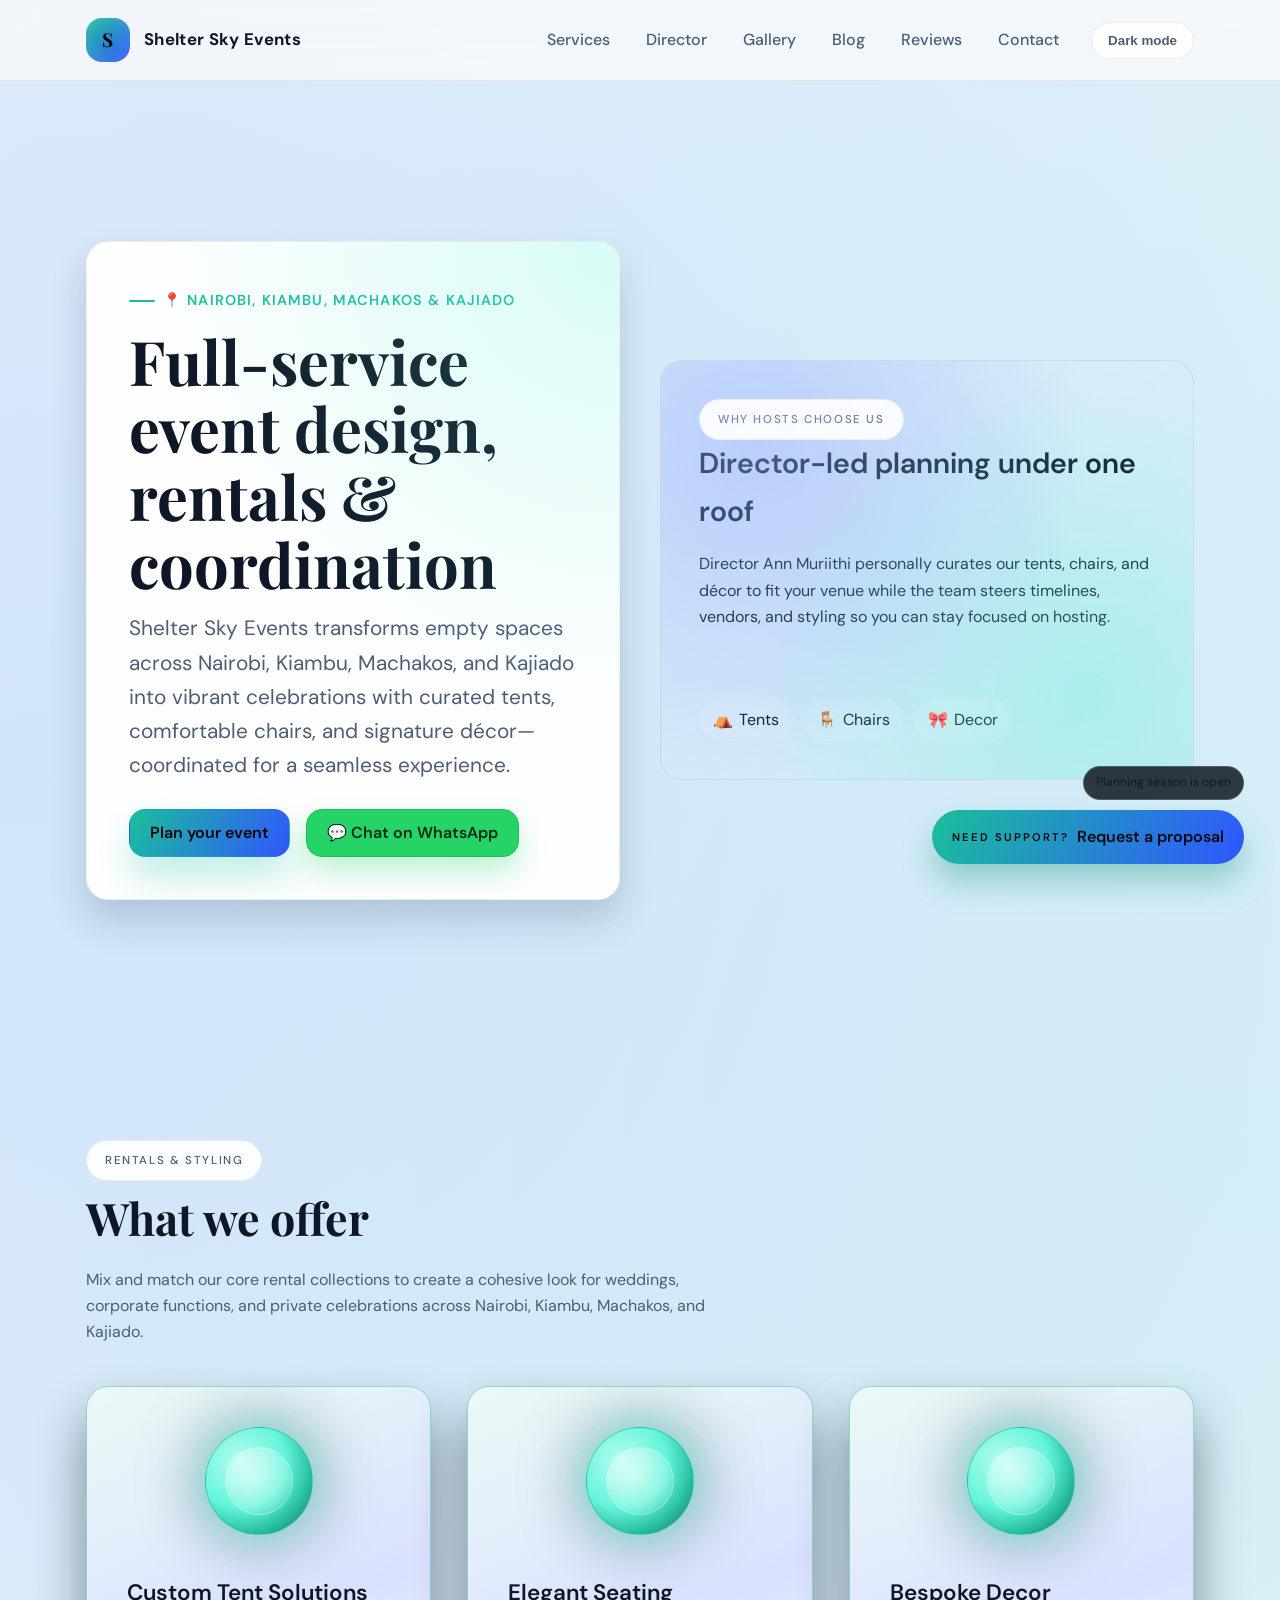
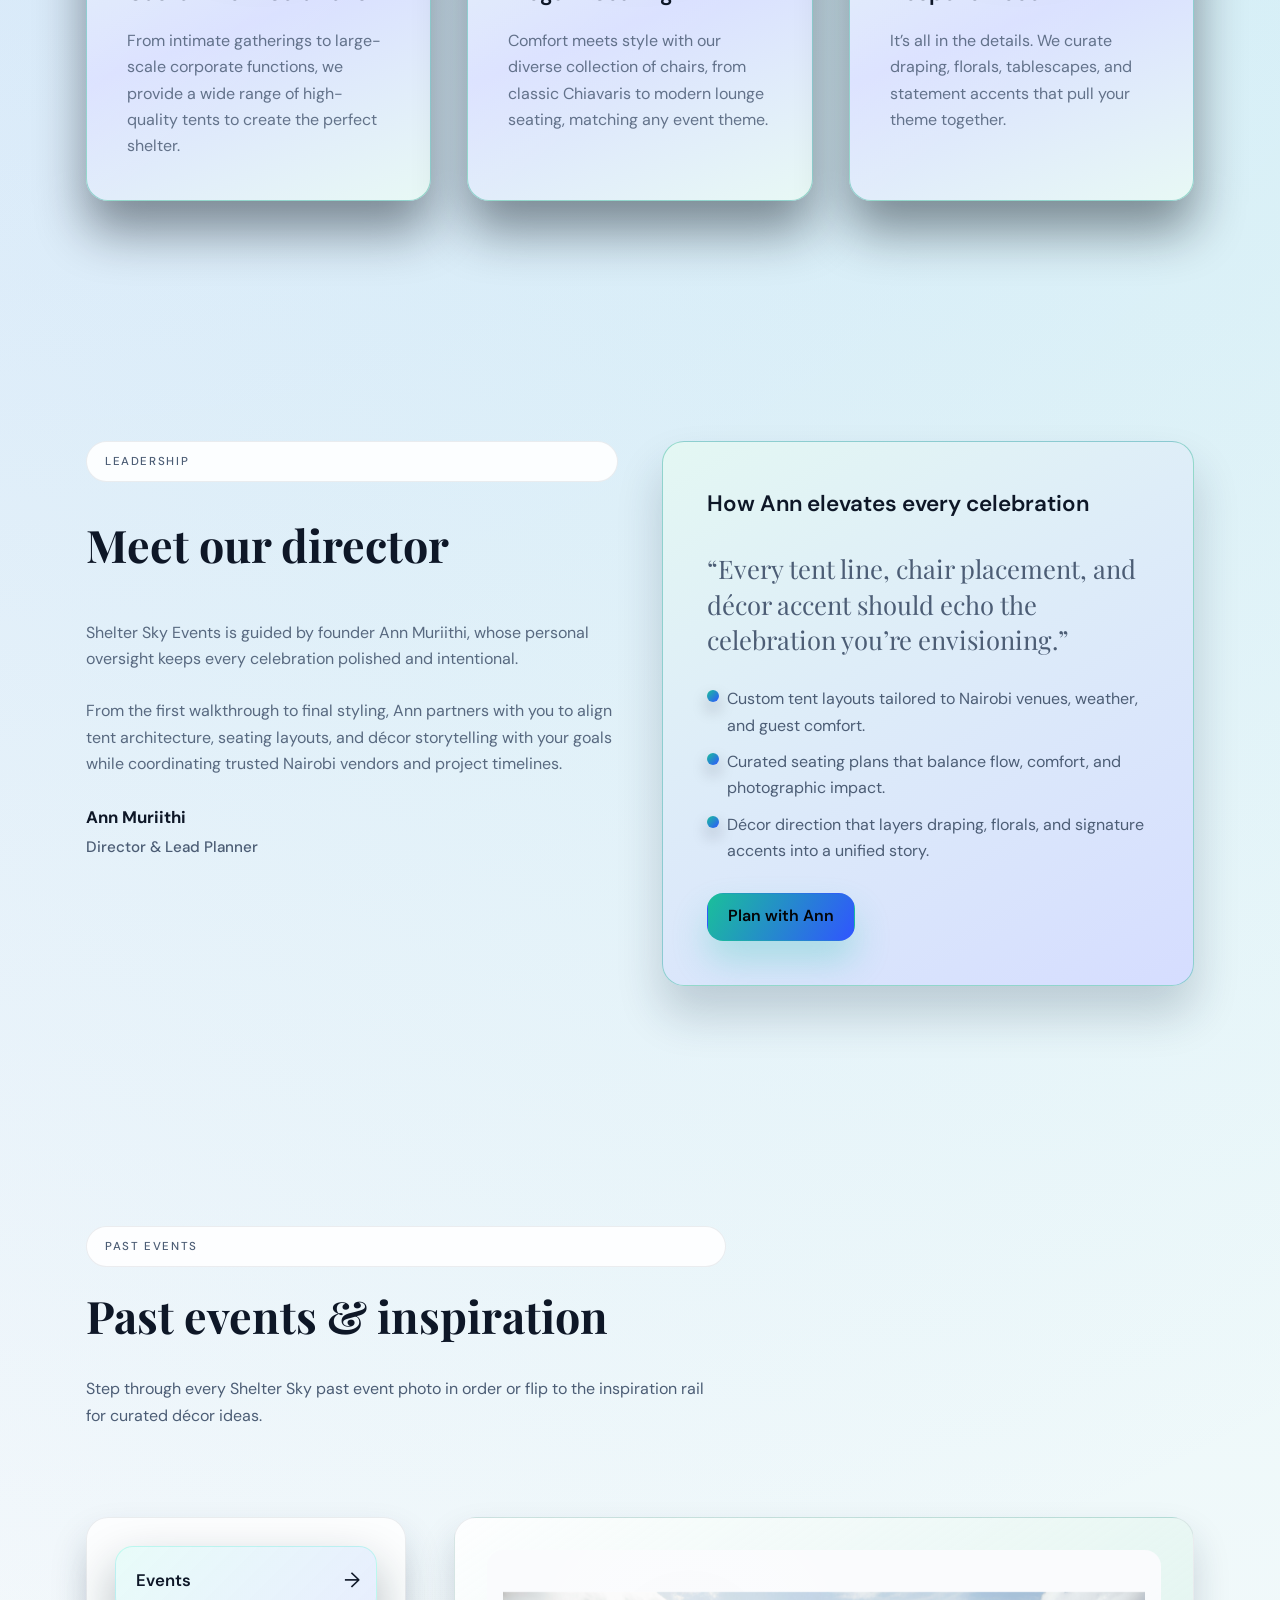
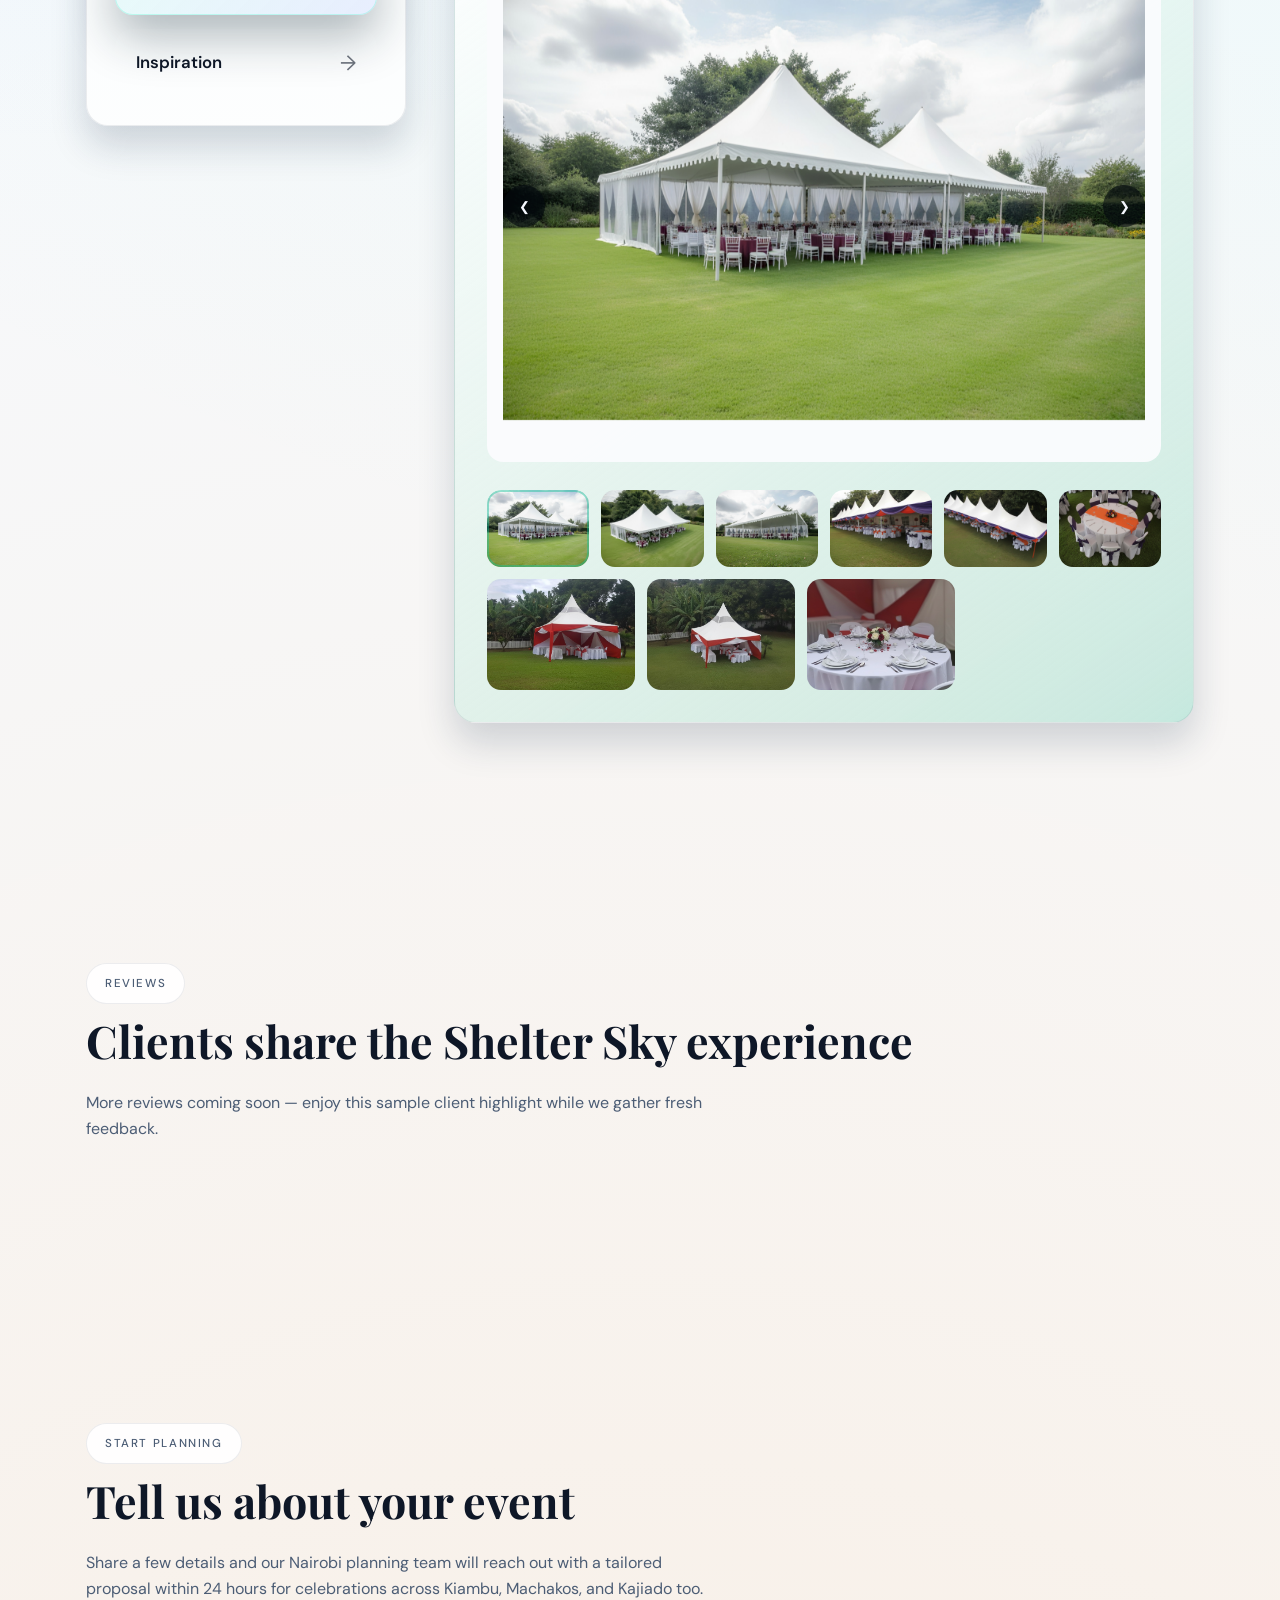
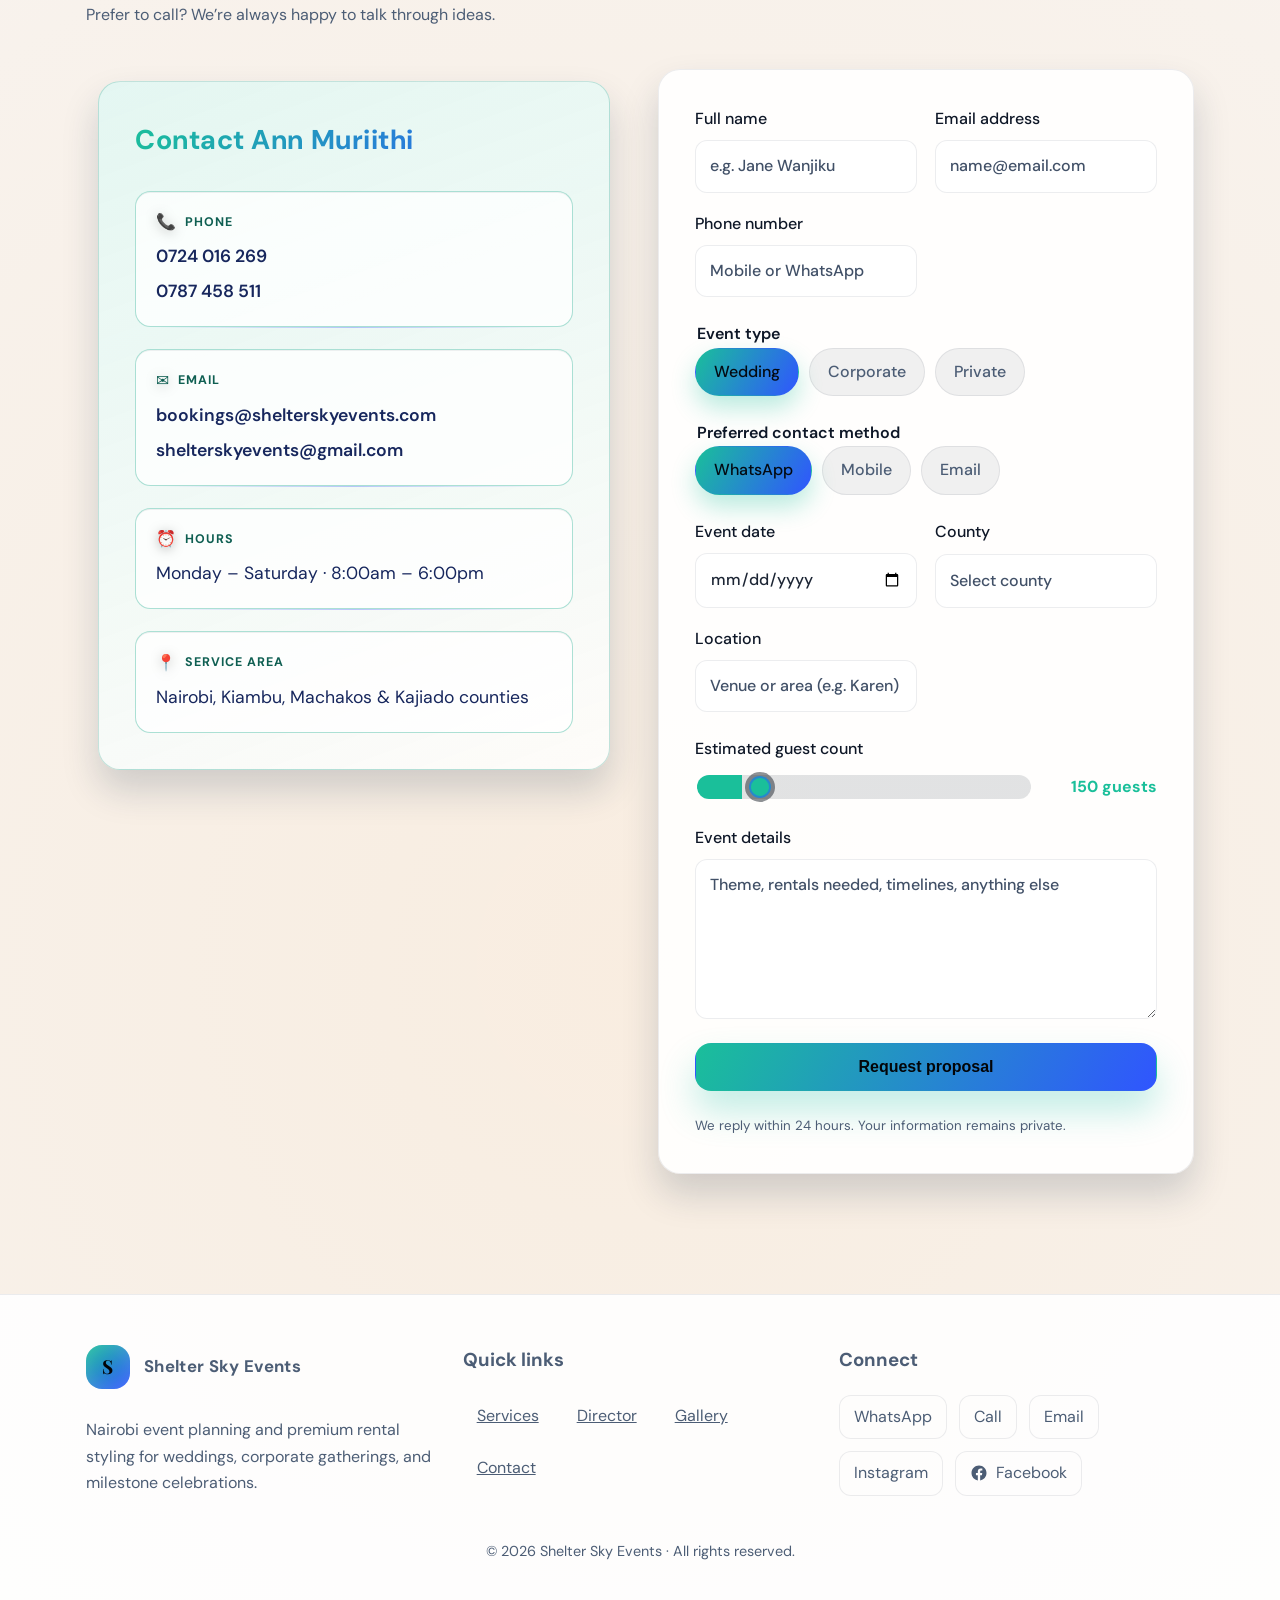
<file: index.html>
<!DOCTYPE html>
<html lang="en">
  <head>
    <meta charset="utf-8" />
    <meta name="viewport" content="width=device-width, initial-scale=1" />
    <title>Shelter Sky Events | Nairobi Event Planners &amp; Rentals</title>
    <meta
      name="description"
      content="Shelter Sky Events creates elevated wedding, corporate, and private event experiences across Nairobi, Kiambu, Machakos, and Kajiado with full-service planning, rentals, and styling."
    />
    <meta
      name="keywords"
      content="event planners Nairobi, tent rentals Nairobi, chair rentals Nairobi, Shelter Sky Events, event decor Kenya, Kiambu event rentals, Machakos event planning, Kajiado event tents"
    />
    <meta http-equiv="content-language" content="en-KE" />
    <meta name="coverage" content="Kenya - Nairobi County, Kiambu County, Machakos County, Kajiado County" />
    <meta name="target" content="Event planning clients in Nairobi County and neighboring Kiambu, Machakos, and Kajiado" />
    <meta name="author" content="Shelter Sky Events" />
    <meta name="robots" content="index, follow" />
    <meta name="theme-color" content="#0f8b6c" />
    <link rel="canonical" href="https://shelterskyevents.com/" />
    <link rel="alternate" href="https://shelterskyevents.com/" hreflang="en-ke" />
    <link rel="alternate" href="https://shelterskyevents.com/" hreflang="en-gb" />
    <meta name="geo.region" content="KE-30" />
    <meta name="geo.placename" content="Nairobi County" />
    <meta name="geo.position" content="-1.2921;36.8219" />
    <meta name="ICBM" content="-1.2921, 36.8219" />
    <meta property="og:title" content="Shelter Sky Events | Nairobi Event Planners &amp; Rentals" />
    <meta
      property="og:description"
      content="Turn any space into a celebration. We plan, style, and furnish weddings, corporate functions, and private parties across Nairobi, Kiambu, Machakos, and Kajiado."
    />
    <meta property="og:type" content="website" />
    <meta property="og:site_name" content="Shelter Sky Events" />
    <meta property="og:url" content="https://shelterskyevents.com/" />
    <meta property="og:locale" content="en_KE" />
    <meta property="og:locale:alternate" content="en_GB" />
    <meta property="og:image" content="Assets/gallery/photos/Event1_Image1.JPG" />
    <meta name="twitter:card" content="summary_large_image" />
    <meta name="twitter:title" content="Shelter Sky Events | Nairobi Event Planners &amp; Rentals" />
    <meta
      name="twitter:description"
      content="Turn any space into a celebration with Shelter Sky Events – Nairobi's trusted team for tents, chairs, décor, and styling across Kiambu, Machakos, and Kajiado too."
    />
    <meta name="twitter:image" content="Assets/gallery/photos/Event1_Image1.JPG" />
    <meta name="twitter:label1" content="Service area" />
    <meta name="twitter:data1" content="Nairobi, Kiambu, Machakos &amp; Kajiado" />
    <meta name="twitter:label2" content="Contact" />
    <meta name="twitter:data2" content="bookings@shelterskyevents.com" />
    <link rel="icon" type="image/png" sizes="32x32" href="Assets/gallery/shelterskyevents_icon.jpg" />
    <link rel="apple-touch-icon" href="Assets/gallery/shelterskyevents_icon.jpg" />
    <link rel="shortcut icon" href="Assets/gallery/shelterskyevents_icon.jpg" />
    <link rel="preconnect" href="https://fonts.googleapis.com" />
    <link rel="preconnect" href="https://fonts.gstatic.com" crossorigin />
    <link
      href="https://fonts.googleapis.com/css2?family=DM+Sans:wght@400;500;700&family=Playfair+Display:wght@600&display=swap"
      rel="stylesheet"
    />
    <script type="application/ld+json">
      {
        "@context": "https://schema.org",
        "@type": ["LocalBusiness", "ProfessionalService"],
        "name": "Shelter Sky Events",
        "image": "https://shelterskyevents.com/Assets/gallery/photos/Event1_Image1.JPG",
        "url": "https://shelterskyevents.com/",
        "description": "Shelter Sky Events delivers full-service event planning, curated tenting, comfortable seating, and bespoke décor experiences across Nairobi, Kiambu, Machakos, and Kajiado counties.",
        "email": "bookings@shelterskyevents.com",
        "telephone": ["+254724016269", "+254787458511"],
        "address": {
          "@type": "PostalAddress",
          "addressLocality": "Nairobi",
          "addressRegion": "Nairobi County",
          "addressCountry": "KE"
        },
        "areaServed": [
          { "@type": "AdministrativeArea", "name": "Nairobi County" },
          { "@type": "AdministrativeArea", "name": "Kiambu County" },
          { "@type": "AdministrativeArea", "name": "Machakos County" },
          { "@type": "AdministrativeArea", "name": "Kajiado County" }
        ],
        "geo": {
          "@type": "GeoCoordinates",
          "latitude": -1.2921,
          "longitude": 36.8219
        },
        "openingHoursSpecification": [
          {
            "@type": "OpeningHoursSpecification",
            "dayOfWeek": [
              "Monday",
              "Tuesday",
              "Wednesday",
              "Thursday",
              "Friday",
              "Saturday"
            ],
            "opens": "08:00",
            "closes": "18:00"
          }
        ],
        "serviceType": [
          "Event planning",
          "Tent rentals",
          "Chair rentals",
          "Event decor styling",
          "Corporate event coordination"
        ],
        "contactPoint": [
          {
            "@type": "ContactPoint",
            "contactType": "customer service",
            "telephone": "+254724016269",
            "availableLanguage": ["en", "sw"],
            "areaServed": ["Nairobi", "Kiambu", "Machakos", "Kajiado"]
          },
          {
            "@type": "ContactPoint",
            "contactType": "customer service",
            "telephone": "+254787458511",
            "availableLanguage": ["en", "sw"],
            "areaServed": ["Nairobi", "Kiambu", "Machakos", "Kajiado"]
          },
          {
            "@type": "ContactPoint",
            "contactType": "sales",
            "email": "bookings@shelterskyevents.com"
          },
          {
            "@type": "ContactPoint",
            "contactType": "sales",
            "email": "shelterskyevents@gmail.com"
          }
        ],
        "sameAs": ["https://wa.me/254724016269", "https://wa.me/254787458511"]
      }
    </script>
    <style>
      :root {
        color-scheme: light dark;
        --bg: #060b11;
        --bg-soft: rgba(11, 17, 25, 0.74);
        --surface: rgba(255, 255, 255, 0.06);
        --surface-strong: rgba(19, 29, 42, 0.82);
        --border: rgba(255, 255, 255, 0.14);
        --text: #f6f9ff;
        --muted: #a8b5c8;
        --brand: #5df2d6;
        --brand-strong: #3ebc9f;
        --brand-2: #8da6ff;
        --accent: #ffd492;
        --shadow: 0 24px 54px rgba(4, 10, 18, 0.6);
        --radius: 22px;
        --max-width: min(1180px, 94vw);
        --transition: 220ms ease;
        --input-bg: color-mix(in srgb, var(--bg) 75%, var(--surface-strong) 25%);
        --input-bg-contrast: color-mix(in srgb, var(--bg) 55%, var(--surface-strong) 45%);
        --input-text: color-mix(in srgb, var(--text) 85%, #0e1727 15%);
        --input-placeholder: color-mix(in srgb, var(--muted) 82%, var(--text) 18%);
      }

      :root[data-theme="light"] {
        --bg: #f7f9fc;
        --bg-soft: rgba(255, 255, 255, 0.88);
        --surface: rgba(255, 255, 255, 0.9);
        --surface-strong: rgba(255, 255, 255, 0.96);
        --border: rgba(18, 33, 52, 0.08);
        --text: #0e1727;
        --muted: #4c5d75;
        --brand: #1abf9a;
        --brand-strong: #0f8b6c;
        --brand-2: #3055ff;
        --accent: #ff9f47;
        --shadow: 0 20px 36px rgba(21, 45, 70, 0.18);
        --input-bg: rgba(255, 255, 255, 0.98);
        --input-bg-contrast: rgba(255, 255, 255, 0.92);
        --input-text: color-mix(in srgb, var(--text) 94%, #ffffff 6%);
        --input-placeholder: color-mix(in srgb, var(--muted) 82%, var(--text) 18%);
      }

      @media (prefers-color-scheme: light) {
        :root:not([data-theme]) {
          --bg: #f7f9fc;
          --bg-soft: rgba(255, 255, 255, 0.88);
          --surface: rgba(255, 255, 255, 0.9);
          --surface-strong: rgba(255, 255, 255, 0.96);
          --border: rgba(18, 33, 52, 0.08);
          --text: #0e1727;
          --muted: #4c5d75;
          --brand: #1abf9a;
          --brand-strong: #0f8b6c;
          --brand-2: #3055ff;
          --accent: #ff9f47;
          --shadow: 0 20px 36px rgba(21, 45, 70, 0.18);
          --input-bg: rgba(255, 255, 255, 0.98);
          --input-bg-contrast: rgba(255, 255, 255, 0.92);
          --input-text: color-mix(in srgb, var(--text) 94%, #ffffff 6%);
          --input-placeholder: color-mix(in srgb, var(--muted) 82%, var(--text) 18%);
        }
      }

      *,
      *::before,
      *::after {
        box-sizing: border-box;
      }

      body {
        margin: 0;
        font-family: "DM Sans", system-ui, -apple-system, BlinkMacSystemFont, "Segoe UI", sans-serif;
        font-size: 16px;
        line-height: 1.65;
        color: var(--text);
        background: var(--bg);
        background-image: radial-gradient(circle at 2% 12%, rgba(94, 120, 255, 0.16), transparent 45%),
          radial-gradient(circle at 96% 18%, rgba(93, 242, 214, 0.18), transparent 50%),
          radial-gradient(circle at 50% 90%, rgba(255, 188, 113, 0.2), transparent 45%);
        min-height: 100vh;
        scroll-behavior: smooth;
      }

      body.nav-open {
        overflow: hidden;
      }

      .page {
        display: flex;
        flex-direction: column;
        min-height: 100vh;
      }

      a {
        color: inherit;
      }

      header {
        position: sticky;
        top: 0;
        z-index: 100;
        backdrop-filter: blur(16px);
        background: color-mix(in srgb, var(--bg) 82%, transparent 18%);
        border-bottom: 1px solid var(--border);
      }

      .nav-shell {
        margin: 0 auto;
        max-width: var(--max-width);
        padding: 18px clamp(18px, 4vw, 36px);
        display: flex;
        align-items: center;
        gap: 32px;
      }

      .brand {
        display: flex;
        align-items: center;
        gap: 14px;
        text-decoration: none;
        font-weight: 700;
        letter-spacing: 0.02em;
        font-size: 1.05rem;
      }

      .brand-icon {
        width: 44px;
        height: 44px;
        border-radius: 16px;
        background: linear-gradient(140deg, var(--brand), var(--brand-2));
        display: grid;
        place-items: center;
        color: #020305;
        font-family: "Playfair Display", serif;
        font-size: 1.2rem;
        font-weight: 700;
        box-shadow: inset 0 0 20px rgba(255, 255, 255, 0.16);
      }

      .nav-links {
        margin-left: auto;
        display: flex;
        align-items: center;
        gap: clamp(18px, 4vw, 36px);
      }

      .nav-links a {
        position: relative;
        text-decoration: none;
        font-weight: 500;
        color: var(--muted);
        transition: color var(--transition);
      }

      .nav-links a::after {
        content: "";
        position: absolute;
        left: 0;
        bottom: -6px;
        height: 2px;
        width: 100%;
        border-radius: 999px;
        background: linear-gradient(120deg, var(--brand), var(--brand-2));
        scale: 0;
        transform-origin: left;
        transition: scale var(--transition);
      }

      .nav-links a:focus-visible,
      .nav-links a:hover,
      .nav-links a.active {
        color: var(--text);
      }

      .nav-links a.active::after,
      .nav-links a:hover::after,
      .nav-links a:focus-visible::after {
        scale: 1;
      }

      .mobile-toggle {
        display: none;
        border: none;
        background: var(--surface);
        border-radius: 12px;
        padding: 10px 14px;
        color: var(--text);
        font-weight: 600;
        cursor: pointer;
      }

      main {
        flex: 1;
      }

      section {
        padding: clamp(70px, 10vw, 120px) 0;
      }

      .container {
        margin: 0 auto;
        max-width: var(--max-width);
        padding: 0 clamp(18px, 4vw, 36px);
      }

      .hero {
        padding-top: clamp(110px, 15vw, 160px);
      }

      .hero-grid {
        display: grid;
        gap: clamp(28px, 5vw, 40px);
        grid-template-columns: repeat(2, minmax(0, 1fr));
        align-items: center;
      }

      .hero-copy {
        background: var(--surface-strong);
        border: 1px solid var(--border);
        border-radius: var(--radius);
        padding: clamp(28px, 4vw, 42px);
        box-shadow: var(--shadow);
        position: relative;
        overflow: hidden;
      }

      .hero-copy::before {
        content: "";
        position: absolute;
        inset: 0;
        background: radial-gradient(circle at top right, rgba(93, 242, 214, 0.24), transparent 55%);
        pointer-events: none;
      }

      .eyebrow {
        display: inline-flex;
        align-items: center;
        gap: 8px;
        font-size: 0.9rem;
        font-weight: 600;
        letter-spacing: 0.08em;
        text-transform: uppercase;
        color: var(--brand);
      }

      .eyebrow::before {
        content: "";
        width: 26px;
        height: 2px;
        border-radius: 999px;
        background: currentColor;
      }

      h1 {
        margin: 14px 0;
        font-size: clamp(2.6rem, 4.8vw, 4rem);
        font-family: "Playfair Display", serif;
        line-height: 1.1;
      }

      .lead {
        margin: 0 0 26px;
        font-size: clamp(1.1rem, 2.4vw, 1.3rem);
        color: var(--muted);
      }

      .cta-row {
        display: flex;
        flex-wrap: wrap;
        gap: 16px;
      }

      .btn {
        display: inline-flex;
        align-items: center;
        justify-content: center;
        min-height: 48px;
        padding: 0 20px;
        border-radius: 16px;
        border: 1px solid transparent;
        font-weight: 600;
        font-size: 1rem;
        cursor: pointer;
        transition: transform var(--transition), box-shadow var(--transition), background var(--transition), color var(--transition);
        text-decoration: none;
      }

      .btn-primary {
        background: linear-gradient(120deg, var(--brand), var(--brand-2));
        color: #030508;
        box-shadow: 0 20px 35px rgba(54, 200, 180, 0.3);
      }

      .btn-primary:hover,
      .btn-primary:focus-visible {
        transform: translateY(-2px);
        box-shadow: 0 28px 45px rgba(54, 200, 180, 0.38);
      }

      .btn-ghost {
        background: #25d366;
        border-color: #1ebe5d;
        color: #042b14;
        box-shadow: 0 14px 30px rgba(37, 211, 102, 0.3);
      }

      .btn-ghost:hover,
      .btn-ghost:focus-visible {
        background: #1ebe5d;
        border-color: #18a54c;
        color: #031f0f;
        transform: translateY(-2px);
        box-shadow: 0 20px 36px rgba(30, 190, 93, 0.36);
      }

      .hero-panel {
        position: relative;
        border-radius: var(--radius);
        overflow: hidden;
        background: linear-gradient(145deg, rgba(255, 255, 255, 0.08), rgba(255, 255, 255, 0));
        border: 1px solid var(--border);
        min-height: clamp(340px, 40vw, 420px);
        padding: clamp(24px, 4vw, 38px);
        display: flex;
        flex-direction: column;
        justify-content: space-between;
      }

      .hero-panel::before {
        content: "";
        position: absolute;
        inset: 0;
        background: radial-gradient(circle at 18% 20%, rgba(141, 166, 255, 0.45), transparent 60%),
          radial-gradient(circle at 80% 80%, rgba(93, 242, 214, 0.36), transparent 62%);
        mix-blend-mode: screen;
        pointer-events: none;
      }

      .hero-panel h2 {
        margin: 0;
        font-size: clamp(1.4rem, 2.4vw, 1.8rem);
        font-weight: 600;
      }

      h2.section-title {
        margin: 0 0 12px;
        font-family: "Playfair Display", serif;
        font-size: clamp(2.1rem, 3.8vw, 2.8rem);
      }

      p.section-subtitle {
        margin: 0 0 40px;
        color: var(--muted);
        max-width: 620px;
      }

      .pill {
        display: inline-flex;
        align-items: center;
        gap: 8px;
        padding: 10px 18px;
        border-radius: 999px;
        border: 1px solid var(--border);
        background: var(--surface);
        color: var(--muted);
        font-weight: 500;
        text-transform: uppercase;
        letter-spacing: 0.14em;
        font-size: 0.72rem;
      }

      .grid {
        display: grid;
        gap: clamp(24px, 5vw, 32px);
      }


      .grid.columns-2 {
        grid-template-columns: repeat(auto-fit, minmax(280px, 1fr));
      }

      .testimonials-note {
        margin-bottom: clamp(24px, 5vw, 32px);
        max-width: 540px;
      }

      .testimonial-sample-note {
        margin: 0;
        font-size: 0.85rem;
        color: var(--muted);
      }

      .card {
        position: relative;
        padding: clamp(26px, 4vw, 34px);
        border-radius: var(--radius);
        border: 1px solid var(--border);
        background: var(--surface);
        box-shadow: var(--shadow);
        overflow: hidden;
        display: flex;
        flex-direction: column;
        gap: 16px;
        transition: transform var(--transition), border var(--transition), box-shadow var(--transition);
      }

      .card::before {
        content: "";
        position: absolute;
        inset: 0;
        opacity: 0;
        background: radial-gradient(circle at top right, rgba(93, 242, 214, 0.28), transparent 65%);
        transition: opacity var(--transition);
        pointer-events: none;
      }

      .card:hover,
      .card:focus-within {
        transform: translateY(-6px);
        border-color: color-mix(in srgb, var(--border) 55%, var(--brand) 45%);
        box-shadow: 0 30px 40px rgba(7, 16, 25, 0.38);
      }

      .card:hover::before,
      .card:focus-within::before {
        opacity: 1;
      }

      .service-grid {
        display: grid;
        grid-template-columns: repeat(3, minmax(0, 1fr));
        gap: clamp(24px, 5vw, 36px);
      }

      .service-card {
        border: 1px solid color-mix(in srgb, var(--border) 55%, var(--brand) 45%);
        background: linear-gradient(
          160deg,
          color-mix(in srgb, var(--surface-strong) 88%, var(--brand) 12%),
          color-mix(in srgb, var(--surface) 80%, var(--brand-2) 20%) 55%,
          color-mix(in srgb, var(--surface) 88%, var(--brand) 12%)
        );
        color: var(--text);
        box-shadow: 0 30px 50px rgba(7, 16, 25, 0.45);
        padding: clamp(32px, 5vw, 40px);
        position: relative;
        overflow: hidden;
        isolation: isolate;
      }

      :root[data-theme="light"] .service-card {
        border-color: color-mix(in srgb, var(--border) 65%, var(--brand) 35%);
        background: linear-gradient(
          160deg,
          color-mix(in srgb, #ffffff 88%, var(--brand) 12%),
          color-mix(in srgb, #ffffff 82%, var(--brand-2) 18%) 55%,
          color-mix(in srgb, #ffffff 90%, var(--brand) 10%)
        );
      }

      .service-card::before {
        content: "";
        position: absolute;
        inset: 0;
        background: linear-gradient(140deg, rgba(255, 255, 255, 0.25), transparent 65%);
        opacity: 1;
        z-index: -1;
      }

      .service-card:hover,
      .service-card:focus-within {
        border-color: color-mix(in srgb, var(--brand) 60%, transparent 40%);
        box-shadow: 0 36px 62px rgba(7, 16, 25, 0.55);
      }

      .service-icon {
        position: relative;
        width: clamp(88px, 9.5vw, 108px);
        height: clamp(88px, 9.5vw, 108px);
        border-radius: 50%;
        background: radial-gradient(circle at 32% 32%, rgba(199, 255, 245, 0.95), #65f5dc 45%, #22b99a 70%, #0d4d42 100%);
        border: 1px solid color-mix(in srgb, var(--brand) 70%, transparent 30%);
        display: grid;
        place-items: center;
        margin: 0 auto 24px;
        box-shadow: 0 0 35px rgba(93, 242, 214, 0.45), 0 0 70px rgba(5, 10, 17, 0.4);
        overflow: visible;
        isolation: isolate;
      }

      .service-icon::before,
      .service-icon::after {
        content: "";
        position: absolute;
        border-radius: 50%;
        pointer-events: none;
      }

      .service-icon::before {
        inset: -35%;
        background: radial-gradient(circle, rgba(93, 242, 214, 0.35), transparent 70%);
        filter: blur(18px);
        opacity: 0.85;
        z-index: -1;
      }

      .service-icon::after {
        inset: 18%;
        background: radial-gradient(circle at 40% 40%, rgba(255, 255, 255, 0.65), rgba(255, 255, 255, 0));
        border: 1px solid rgba(255, 255, 255, 0.35);
        opacity: 0.85;
      }

      .service-card h3 {
        margin: 0;
        font-size: clamp(1.3rem, 2.2vw, 1.6rem);
      }

      .service-card p {
        margin: 0;
        color: color-mix(in srgb, var(--text) 78%, transparent 22%);
      }

      :root[data-theme="light"] .service-card p {
        color: color-mix(in srgb, var(--muted) 85%, transparent 15%);
      }

      .director {
        display: grid;
        gap: clamp(28px, 5vw, 44px);
        grid-template-columns: repeat(auto-fit, minmax(280px, 1fr));
        align-items: stretch;
      }

      .director-intro {
        display: grid;
        gap: clamp(18px, 3vw, 26px);
        align-content: start;
      }

      .director-intro p {
        margin: 0;
        color: color-mix(in srgb, var(--muted) 82%, transparent 18%);
        max-width: 560px;
      }

      :root[data-theme="light"] .director-intro p {
        color: color-mix(in srgb, var(--muted) 92%, transparent 8%);
      }

      .director-signature {
        display: inline-flex;
        flex-direction: column;
        gap: 4px;
        font-weight: 600;
        color: var(--text);
      }

      .director-signature strong {
        font-size: 1.05rem;
      }

      .director-signature span {
        font-weight: 500;
        font-size: 0.95rem;
        color: var(--muted);
      }

      .director-card {
        position: relative;
        padding: clamp(32px, 5vw, 44px);
        border-radius: var(--radius);
        border: 1px solid color-mix(in srgb, var(--border) 55%, var(--brand) 45%);
        background: linear-gradient(
          150deg,
          color-mix(in srgb, var(--surface-strong) 88%, var(--brand) 12%),
          color-mix(in srgb, var(--surface) 75%, var(--brand-2) 25%)
        );
        box-shadow: 0 34px 58px rgba(7, 16, 25, 0.5);
        display: grid;
        gap: clamp(20px, 3vw, 28px);
        overflow: hidden;
        isolation: isolate;
        color: var(--text);
      }

      .director-card::before {
        content: "";
        position: absolute;
        inset: 0;
        background: radial-gradient(circle at top right, rgba(255, 255, 255, 0.18), transparent 60%);
        z-index: -1;
      }

      :root[data-theme="light"] .director-card {
        border-color: color-mix(in srgb, var(--border) 65%, var(--brand) 35%);
        background: linear-gradient(
          150deg,
          color-mix(in srgb, #ffffff 88%, var(--brand) 12%),
          color-mix(in srgb, #ffffff 80%, var(--brand-2) 20%)
        );
        box-shadow: 0 28px 46px rgba(21, 45, 70, 0.2);
      }

      .director-card h3 {
        margin: 0;
        font-size: clamp(1.4rem, 2.4vw, 1.8rem);
      }

      .director-quote {
        margin: 0;
        font-family: "Playfair Display", serif;
        font-size: clamp(1.25rem, 2.2vw, 1.6rem);
        line-height: 1.4;
        color: color-mix(in srgb, var(--text) 92%, transparent 8%);
      }

      .director-highlights {
        list-style: none;
        padding: 0;
        margin: 0;
        display: grid;
        gap: 14px;
        color: color-mix(in srgb, var(--text) 82%, transparent 18%);
      }

      .director-highlights li {
        display: grid;
        grid-template-columns: 24px 1fr;
        align-items: start;
        gap: 12px;
      }

      .director-cta {
        justify-self: start;
      }

      .card h3 {
        margin: 0;
        font-size: 1.4rem;
        font-weight: 600;
      }

      .card p {
        margin: 0;
        color: var(--muted);
      }

      .card ul {
        list-style: none;
        padding: 0;
        margin: 0;
        display: grid;
        gap: 10px;
        color: var(--muted);
      }

      .card ul li {
        display: grid;
        grid-template-columns: 12px 1fr;
        align-items: start;
        gap: 8px;
      }

      .card ul li::before {
        content: "";
        display: block;
        width: 12px;
        height: 12px;
        border-radius: 50%;
        background: linear-gradient(135deg, var(--brand), var(--brand-2));
        margin-top: 4px;
      }

      .director-highlights li::before {
        margin-top: 6px;
        box-shadow: 0 8px 16px rgba(7, 16, 25, 0.28);
      }

      .chip-row {
        display: flex;
        flex-wrap: wrap;
        gap: 10px;
      }

      .chip {
        display: inline-flex;
        align-items: center;
        justify-content: center;
        padding: 8px 14px;
        background: rgba(255, 255, 255, 0.08);
        border-radius: 999px;
        font-size: 0.85rem;
        border: none;
        color: inherit;
        font: inherit;
        cursor: pointer;
        transition: background var(--transition), color var(--transition);
        gap: 6px;
      }

      .chip-icon {
        font-size: 1rem;
        line-height: 1;
      }

      .chip:hover,
      .chip:focus-visible {
        background: rgba(255, 255, 255, 0.14);
      }

      .chip:focus-visible {
        outline: 2px solid var(--accent);
        outline-offset: 2px;
      }

      blockquote {
        margin: 0;
        font-size: 1.1rem;
        color: var(--text);
        line-height: 1.7;
      }

      .testimonial {
        position: relative;
        border-radius: var(--radius);
        padding: clamp(24px, 4vw, 34px);
        border: 1px solid var(--border);
        background: var(--surface-strong);
        min-height: 220px;
        display: grid;
        gap: 20px;
      }

      .testimonial cite {
        font-style: normal;
        font-weight: 600;
        color: var(--muted);
      }

      .gallery {
        display: grid;
        gap: clamp(28px, 6vw, 48px);
      }

      .gallery-header {
        display: grid;
        gap: 12px;
        max-width: 640px;
      }

      .gallery-layout {
        display: grid;
        gap: clamp(24px, 5vw, 48px);
      }

      .gallery-events {
        display: flex;
        flex-direction: column;
        gap: 14px;
        padding: clamp(18px, 4vw, 28px);
        border-radius: var(--radius);
        border: 1px solid var(--border);
        background: color-mix(in srgb, var(--surface) 85%, transparent 15%);
        box-shadow: var(--shadow);
      }

      .gallery-event-button {
        display: flex;
        justify-content: space-between;
        align-items: center;
        gap: 18px;
        padding: 16px 20px;
        border-radius: 18px;
        border: 1px solid transparent;
        background: rgba(255, 255, 255, 0.04);
        color: inherit;
        font: inherit;
        cursor: pointer;
        transition: transform var(--transition), border-color var(--transition),
          background var(--transition), box-shadow var(--transition);
      }

      .gallery-event-button strong {
        font-weight: 600;
        font-size: 1.05rem;
        text-align: left;
      }

      .gallery-event-button .chevron {
        font-size: 1.3rem;
        opacity: 0.6;
        transition: transform var(--transition), opacity var(--transition);
      }

      .gallery-event-button:hover .chevron,
      .gallery-event-button:focus-visible .chevron,
      .gallery-event-button[aria-selected="true"] .chevron {
        opacity: 1;
        transform: translateX(4px);
      }

      .gallery-event-button:hover,
      .gallery-event-button:focus-visible {
        transform: translateY(-2px);
        border-color: rgba(255, 255, 255, 0.24);
        background: rgba(255, 255, 255, 0.08);
      }

      .gallery-event-button:focus-visible {
        outline: 2px solid var(--accent);
        outline-offset: 2px;
      }

      .gallery-event-button[aria-selected="true"] {
        background: linear-gradient(135deg, rgba(93, 242, 214, 0.12), rgba(141, 166, 255, 0.18));
        border-color: rgba(93, 242, 214, 0.32);
        box-shadow: 0 22px 48px rgba(11, 35, 48, 0.32);
      }

      .gallery-stage {
        --gallery-accent: var(--brand);
        border-radius: var(--radius);
        border: 1px solid var(--border);
        background: linear-gradient(145deg, color-mix(in srgb, var(--surface-strong) 88%, transparent 12%),
            color-mix(in srgb, var(--gallery-accent) 24%, transparent 76%));
        box-shadow: var(--shadow);
        padding: clamp(18px, 4vw, 32px);
        display: grid;
        gap: clamp(18px, 4vw, 28px);
      }

      .gallery-stage-media {
        position: relative;
        border-radius: calc(var(--radius) - 6px);
        overflow: hidden;
        isolation: isolate;
        display: flex;
        align-items: center;
        justify-content: center;
        min-height: clamp(260px, 40vw, 520px);
        padding: clamp(8px, 2vw, 16px);
        background: radial-gradient(circle at 30% 20%, rgba(255, 255, 255, 0.08), transparent 45%),
          color-mix(in srgb, var(--bg) 65%, var(--surface) 35%);
      }

      .gallery-stage-media img {
        width: 100%;
        height: 100%;
        object-fit: contain;
        display: block;
        transition: transform 360ms ease;
        transform: scale(1);
        transform-origin: center;
        will-change: transform;
      }

      .gallery-stage-media.is-zoomed img,
      .gallery-stage-media:hover img,
      .gallery-stage-media:focus-within img {
        transform: scale(1.08);
      }

      @media (prefers-reduced-motion: reduce) {
        .gallery-stage-media,
        .gallery-stage-media img {
          transition: none;
        }
      }

      .gallery-control {
        position: absolute;
        top: 50%;
        transform: translateY(-50%);
        border: none;
        background: rgba(6, 11, 17, 0.64);
        color: #f6f9ff;
        width: 42px;
        height: 42px;
        border-radius: 50%;
        display: grid;
        place-items: center;
        cursor: pointer;
        transition: background var(--transition), transform var(--transition);
      }

      .gallery-control:hover,
      .gallery-control:focus-visible {
        background: rgba(6, 11, 17, 0.88);
        transform: translateY(-50%) scale(1.05);
      }

      .gallery-control:focus-visible {
        outline: 2px solid var(--accent);
        outline-offset: 2px;
      }

      .gallery-control.prev {
        left: 16px;
      }

      .gallery-control.next {
        right: 16px;
      }


      .gallery-thumbs {
        display: flex;
        gap: 12px;
        flex-wrap: wrap;
      }

      .gallery-thumb {
        border: none;
        padding: 0;
        border-radius: 14px;
        overflow: hidden;
        background: transparent;
        cursor: pointer;
        position: relative;
        flex: 1 1 96px;
        max-width: 148px;
        aspect-ratio: 4 / 3;
        transition: transform var(--transition), box-shadow var(--transition);
      }

      .gallery-thumb img {
        width: 100%;
        height: 100%;
        object-fit: cover;
        display: block;
      }

      .gallery-thumb::after {
        content: "";
        position: absolute;
        inset: 0;
        border: 2px solid transparent;
        border-radius: inherit;
        transition: border-color var(--transition);
      }

      .gallery-thumb:focus-visible {
        outline: 2px solid var(--accent);
        outline-offset: 2px;
      }

      .gallery-thumb:hover,
      .gallery-thumb:focus-visible {
        transform: translateY(-2px);
        box-shadow: 0 18px 34px rgba(4, 10, 18, 0.34);
      }

      .gallery-thumb[aria-current="true"]::after {
        border-color: color-mix(in srgb, var(--gallery-accent) 46%, transparent 54%);
      }




      .contact-card {
        display: grid;
        gap: clamp(22px, 4vw, 36px);
        grid-template-columns: repeat(2, minmax(0, 1fr));
        align-items: stretch;
      }

      .contact-info {
        position: relative;
        padding: clamp(8px, 2vw, 12px);
      }

      .contact-info-pane {
        display: grid;
        gap: clamp(18px, 3vw, 28px);
        border-radius: var(--radius);
        border: 1px solid color-mix(in srgb, var(--border) 82%, var(--brand) 18%);
        background: linear-gradient(
          160deg,
          color-mix(in srgb, var(--surface) 88%, var(--brand) 12%),
          color-mix(in srgb, var(--surface-strong) 82%, transparent 18%)
        );
        padding: clamp(26px, 4vw, 36px);
        box-shadow: var(--shadow);
        position: relative;
        overflow: hidden;
        isolation: isolate;
      }

      .contact-info-pane::before {
        content: "";
        position: absolute;
        inset: -40% auto auto -40%;
        width: 140px;
        height: 140px;
        background: radial-gradient(
          circle at center,
          color-mix(in srgb, var(--brand) 46%, transparent 54%),
          transparent 70%
        );
        opacity: 0.7;
        pointer-events: none;
      }

      .contact-info-pane::after {
        content: "";
        position: absolute;
        inset: auto -30% -40% auto;
        width: 160px;
        height: 160px;
        background: radial-gradient(
          circle at center,
          color-mix(in srgb, var(--brand-2) 38%, transparent 62%),
          transparent 68%
        );
        opacity: 0.65;
        pointer-events: none;
      }

      .contact-info h3 {
        margin: 0;
        font-size: clamp(1.4rem, 2.6vw, 1.7rem);
        letter-spacing: 0.02em;
        background: linear-gradient(120deg, var(--brand), var(--brand-2));
        -webkit-background-clip: text;
        background-clip: text;
        color: transparent;
        -webkit-text-fill-color: transparent;
      }

      .contact-info-items {
        display: grid;
        gap: clamp(14px, 2.6vw, 22px);
        margin: 0;
      }

      .contact-info-item {
        position: relative;
        display: grid;
        gap: 10px;
        padding: clamp(14px, 2.6vw, 20px);
        border-radius: calc(var(--radius) * 0.7);
        border: 1px solid color-mix(in srgb, var(--border) 70%, var(--brand) 30%);
        background: color-mix(in srgb, var(--surface) 84%, transparent 16%);
        box-shadow: inset 0 1px 0 color-mix(in srgb, var(--text) 6%, transparent 94%);
      }

      .contact-info-item::after {
        content: "";
        position: absolute;
        inset: auto 16px -2px 16px;
        height: 1px;
        background: linear-gradient(90deg, transparent, color-mix(in srgb, var(--brand-2) 45%, transparent 55%), transparent);
        opacity: 0.7;
      }

      .contact-info-item:last-child::after {
        display: none;
      }

      .contact-info-label {
        font-weight: 700;
        text-transform: uppercase;
        letter-spacing: 0.08em;
        font-size: 0.78rem;
        color: color-mix(in srgb, var(--brand-strong) 62%, var(--text) 38%);
        display: inline-flex;
        align-items: center;
        gap: 8px;
      }

      .contact-info-icon {
        font-size: 1rem;
        line-height: 1;
        filter: drop-shadow(0 2px 6px rgba(0, 0, 0, 0.25));
      }

      .contact-info-value {
        font-size: clamp(1rem, 2vw, 1.1rem);
        color: color-mix(in srgb, var(--text) 75%, var(--brand-2) 25%);
        text-decoration: none;
        display: grid;
        gap: 6px;
      }

      .contact-info-links {
        display: grid;
        gap: 6px;
      }

      .contact-info-links a {
        display: inline-flex;
        align-items: center;
        gap: 8px;
        font-weight: 600;
        text-decoration: none;
      }

      .contact-info-links a:hover,
      .contact-info-links a:focus-visible {
        color: color-mix(in srgb, var(--text) 68%, var(--accent) 32%);
        text-decoration: underline;
      }

      .contact-form {
        border-radius: var(--radius);
        border: 1px solid var(--border);
        background: var(--surface);
        padding: clamp(26px, 4vw, 36px);
        box-shadow: var(--shadow);
        display: grid;
        gap: clamp(18px, 3vw, 24px);
      }

      .contact-form .input-grid {
        display: grid;
        gap: 18px;
        grid-template-columns: repeat(auto-fit, minmax(220px, 1fr));
      }

      .contact-form label,
      .contact-form fieldset {
        display: grid;
        gap: 8px;
        font-weight: 500;
      }

      .contact-form fieldset {
        border: none;
        padding: 0;
        margin: 0;
      }

      .contact-form fieldset legend {
        font-weight: 600;
      }

      .contact-form .option-group {
        display: flex;
        flex-wrap: wrap;
        gap: 10px;
      }

      .contact-form .option-chip {
        position: relative;
        display: inline-flex;
        align-items: center;
        justify-content: center;
        cursor: pointer;
      }

      .contact-form .option-chip input {
        position: absolute;
        inset: 0;
        width: 100%;
        height: 100%;
        opacity: 0;
        cursor: pointer;
      }

      .contact-form .option-chip span {
        display: inline-flex;
        align-items: center;
        justify-content: center;
        padding: 10px 18px;
        border-radius: 999px;
        border: 1px solid var(--border);
        background: rgba(255, 255, 255, 0.08);
        color: var(--muted);
        font-weight: 500;
        transition: background var(--transition), color var(--transition), border var(--transition), box-shadow var(--transition);
      }

      .contact-form .option-chip:hover span {
        background: rgba(255, 255, 255, 0.14);
      }

      .contact-form .option-chip input:checked + span {
        background: linear-gradient(120deg, var(--brand), var(--brand-2));
        color: #040a12;
        border-color: transparent;
        box-shadow: 0 12px 24px rgba(26, 191, 154, 0.3);
      }

      .contact-form .option-chip input:focus-visible + span {
        outline: 2px solid var(--accent);
        outline-offset: 3px;
      }

      .form-field {
        display: grid;
        gap: 10px;
      }

      .slider-control {
        display: flex;
        gap: 14px;
        align-items: center;
      }

      input,
      textarea,
      input[type="date"] {
        border-radius: 12px;
        border: 1px solid var(--border);
        padding: 12px 14px;
        font: inherit;
        color: var(--input-text);
        background: var(--input-bg);
        transition: border var(--transition), background var(--transition), box-shadow var(--transition);
      }

      .contact-form .input-grid input,
      .contact-form .input-grid textarea,
      .contact-form .input-grid input[type="date"] {
        background: var(--input-bg-contrast);
      }

      input::placeholder,
      textarea::placeholder {
        color: var(--input-placeholder);
      }

      input[type="date"] {
        min-height: 48px;
      }

      input[type="range"] {
        -webkit-appearance: none;
        width: 100%;
        height: 10px;
        border-radius: 999px;
        background: linear-gradient(
          90deg,
          var(--brand) 0%,
          var(--brand) var(--progress, 0%),
          rgba(255, 255, 255, 0.16) var(--progress, 0%),
          rgba(255, 255, 255, 0.16) 100%
        );
        border: none;
        cursor: pointer;
      }

      input[type="range"]::-webkit-slider-thumb {
        -webkit-appearance: none;
        width: 22px;
        height: 22px;
        border-radius: 50%;
        background: var(--brand);
        border: 2px solid color-mix(in srgb, var(--brand-2) 50%, transparent);
        box-shadow: 0 0 0 4px rgba(6, 12, 20, 0.45);
        transition: transform var(--transition);
      }

      input[type="range"]::-moz-range-track {
        height: 10px;
        border-radius: 999px;
        background: rgba(255, 255, 255, 0.16);
      }

      input[type="range"]::-moz-range-progress {
        height: 10px;
        border-radius: 999px;
        background: var(--brand);
      }

      input[type="range"]::-moz-range-thumb {
        width: 22px;
        height: 22px;
        border-radius: 50%;
        background: var(--brand);
        border: 2px solid color-mix(in srgb, var(--brand-2) 50%, transparent);
        box-shadow: 0 0 0 4px rgba(6, 12, 20, 0.45);
        transition: transform var(--transition);
      }

      input[type="range"]:active::-webkit-slider-thumb,
      input[type="range"]:active::-moz-range-thumb {
        transform: scale(1.05);
      }

      .slider-control output {
        min-width: 110px;
        font-weight: 700;
        color: var(--brand);
        text-align: right;
      }

      @media (prefers-color-scheme: light) {
        input,
        textarea {
          background: var(--input-bg);
        }

        .contact-form .option-chip span {
          background: rgba(12, 26, 41, 0.06);
        }

        .contact-form .option-chip:hover span {
          background: rgba(12, 26, 41, 0.12);
        }

        input[type="range"] {
          background: linear-gradient(
            90deg,
            var(--brand) 0%,
            var(--brand) var(--progress, 0%),
            rgba(12, 26, 41, 0.12) var(--progress, 0%),
            rgba(12, 26, 41, 0.12) 100%
          );
        }

        input[type="range"]::-moz-range-track {
          background: rgba(12, 26, 41, 0.12);
        }
      }

      input:focus-visible,
      textarea:focus-visible {
        outline: none;
        border-color: var(--brand);
        box-shadow: 0 0 0 3px color-mix(in srgb, var(--brand) 40%, transparent);
      }

      input:-webkit-autofill,
      textarea:-webkit-autofill,
      input:-webkit-autofill:focus,
      textarea:-webkit-autofill:focus {
        -webkit-text-fill-color: var(--input-text);
        transition: background-color 5000s ease-in-out 0s;
        box-shadow: 0 0 0px 1000px var(--input-bg-contrast) inset;
      }

      textarea {
        min-height: 160px;
        resize: vertical;
      }

      footer {
        padding: 50px 0 40px;
        background: rgba(2, 6, 11, 0.85);
        border-top: 1px solid var(--border);
      }

      @media (prefers-color-scheme: light) {
        footer {
          background: rgba(255, 255, 255, 0.9);
        }
      }

      @media (prefers-reduced-motion: reduce) {
        *,
        *::before,
        *::after {
          animation-duration: 0.01ms !important;
          animation-iteration-count: 1 !important;
          transition-duration: 0.01ms !important;
          scroll-behavior: auto !important;
        }

        .gallery-event-button,
        .gallery-thumb,
        .card,
        .hero-copy,
        .hero-panel,
        .contact-info,
        .contact-form {
          transition: none !important;
        }
      }

      .footer-grid {
        max-width: var(--max-width);
        margin: 0 auto;
        padding: 0 clamp(18px, 4vw, 36px);
        display: grid;
        grid-template-columns: repeat(auto-fit, minmax(220px, 1fr));
        gap: 22px;
        color: var(--muted);
      }

      .footer-brand {
        display: grid;
        gap: 12px;
      }

      .socials {
        display: flex;
        gap: 12px;
        flex-wrap: wrap;
      }

      .socials a {
        display: inline-flex;
        align-items: center;
        gap: 8px;
        padding: 8px 14px;
        border-radius: 12px;
        border: 1px solid var(--border);
        background: rgba(255, 255, 255, 0.04);
        text-decoration: none;
        transition: background var(--transition), border var(--transition);
      }

      .socials svg {
        width: 18px;
        height: 18px;
        flex-shrink: 0;
        fill: currentColor;
      }

      .socials a:hover,
      .socials a:focus-visible {
        background: color-mix(in srgb, var(--surface) 60%, var(--brand) 40%);
        border-color: var(--brand);
      }

      .footer-meta {
        margin-top: 28px;
        text-align: center;
        font-size: 0.9rem;
        color: var(--muted);
      }

      .floating-cta {
        position: fixed;
        right: clamp(18px, 4vw, 36px);
        bottom: clamp(18px, 4vw, 36px);
        z-index: 120;
        display: grid;
        gap: 10px;
        justify-items: end;
      }

      .floating-cta button,
      .floating-cta a {
        border-radius: 999px;
        border: none;
        padding: 14px 20px;
        background: linear-gradient(120deg, var(--brand), var(--brand-2));
        color: #040a12;
        font-weight: 600;
        cursor: pointer;
        box-shadow: 0 18px 30px rgba(48, 160, 139, 0.4);
        display: inline-flex;
        align-items: center;
        gap: 8px;
        text-decoration: none;
      }

      .floating-cta small {
        font-size: 0.7rem;
        text-transform: uppercase;
        letter-spacing: 0.18em;
      }

      .floating-cta .badge {
        background: rgba(4, 10, 18, 0.8);
        color: var(--text);
        border-radius: 999px;
        padding: 6px 12px;
        font-size: 0.75rem;
        border: 1px solid rgba(255, 255, 255, 0.18);
      }

      .theme-switch {
        border: 1px solid var(--border);
        background: var(--surface);
        color: var(--muted);
        border-radius: 999px;
        padding: 10px 16px;
        display: inline-flex;
        align-items: center;
        gap: 8px;
        cursor: pointer;
        font-weight: 600;
        transition: background var(--transition), color var(--transition);
      }

      .theme-switch:hover,
      .theme-switch:focus-visible {
        background: color-mix(in srgb, var(--surface) 65%, var(--brand) 35%);
        color: var(--text);
      }

      @media (min-width: 960px) {
        .gallery-layout {
          grid-template-columns: minmax(0, 320px) minmax(0, 1fr);
          align-items: start;
        }

        .gallery-thumbs {
          justify-content: flex-start;
        }
      }

      @media (max-width: 720px) {
        section {
          padding: clamp(48px, 16vw, 64px) 0;
        }

        .nav-shell {
          padding-block: 16px;
        }

        .cta-row {
          flex-direction: column;
          align-items: stretch;
        }

        .btn {
          width: 100%;
        }

        .chip-row {
          width: 100%;
        }

        .chip {
          flex: 1 1 30%;
        }

        .gallery-layout {
          gap: clamp(20px, 6vw, 32px);
        }

        .gallery-events {
          flex-direction: row;
          overflow-x: auto;
          scroll-snap-type: x proximity;
          gap: 12px;
          padding-block: clamp(14px, 5vw, 22px);
          -webkit-overflow-scrolling: touch;
        }

        .gallery-event-button {
          min-width: 220px;
          scroll-snap-align: start;
        }

        .gallery-thumbs {
          justify-content: center;
        }

        .contact-form .input-grid {
          grid-template-columns: minmax(0, 1fr);
        }

        .contact-info-item {
          padding: clamp(12px, 4vw, 18px);
        }

        .contact-info-label {
          font-size: 0.75rem;
        }
      }

      @media (max-width: 900px) {
        .hero-grid,
        .contact-card {
          grid-template-columns: minmax(0, 1fr);
        }

        .director {
          grid-template-columns: minmax(0, 1fr);
        }

        .service-grid {
          grid-template-columns: repeat(auto-fit, minmax(220px, 1fr));
        }

        .gallery-events {
          padding: clamp(14px, 5vw, 22px);
        }

        .nav-links {
          position: fixed;
          inset: 74px 18px auto;
          padding: 22px;
          border-radius: 18px;
          flex-direction: column;
          align-items: flex-start;
          background: var(--surface-strong);
          border: 1px solid var(--border);
          box-shadow: var(--shadow);
          transform: translateY(-140%);
          opacity: 0;
          pointer-events: none;
          transition: transform var(--transition), opacity var(--transition);
          max-height: calc(100vh - 120px);
          overflow-y: auto;
        }

        .nav-links.open {
          transform: translateY(0);
          opacity: 1;
          pointer-events: auto;
        }

        .mobile-toggle {
          display: inline-flex;
          margin-left: auto;
        }

        .nav-links a {
          font-size: 1.05rem;
        }

        .floating-cta {
          position: sticky;
          bottom: 0;
          padding: 16px;
          justify-items: stretch;
          background: color-mix(in srgb, var(--bg) 75%, transparent);
          border-top: 1px solid var(--border);
        }

        .floating-cta a,
        .floating-cta button {
          width: 100%;
          justify-content: center;
        }
      }

      @media (max-width: 640px) {
        .service-grid {
          grid-template-columns: minmax(0, 1fr);
        }

        .card,
        .hero-copy,
        .hero-panel,
        .contact-info,
        .contact-form,
        .gallery-stage {
          border-radius: 18px;
        }

        .hero-panel {
          min-height: auto;
        }

        .gallery-stage {
          padding: clamp(14px, 7vw, 24px);
        }

        .gallery-stage-media {
          min-height: clamp(220px, 65vw, 360px);
        }

        .gallery-thumb {
          flex: 1 1 calc(50% - 12px);
        }

      }

      @media (max-width: 480px) {
        .gallery-event-button {
          min-width: 180px;
        }

        .chip {
          flex: 1 1 100%;
        }

        .floating-cta {
          gap: 6px;
        }
      }
    </style>
  </head>
  <body>
    <div class="page">
      <header>
        <nav class="nav-shell" aria-label="Primary">
          <a href="#top" class="brand">
            <span class="brand-icon" aria-hidden="true">S</span>
            Shelter Sky Events
          </a>
          <button class="mobile-toggle" aria-expanded="false" aria-controls="primary-nav">Menu</button>
          <div class="nav-links" id="primary-nav" role="list">
            <a href="#services" role="listitem">Services</a>
            <a href="#director" role="listitem">Director</a>
            <a href="#gallery" role="listitem">Gallery</a>
            <a href="Blog/index.html" target="_blank" rel="noopener" role="listitem">Blog</a>
            <a href="#testimonials" role="listitem">Reviews</a>
            <a href="#contact" role="listitem">Contact</a>
          </div>
          <button class="theme-switch" id="themeSwitch" type="button">Light mode</button>
        </nav>
      </header>

      <main id="top">
        <section class="hero" aria-labelledby="hero-title">
          <div class="container hero-grid">
            <div class="hero-copy">
              <span class="eyebrow">📍 Nairobi, Kiambu, Machakos &amp; Kajiado</span>
              <h1 id="hero-title">Full-service event design, rentals &amp; coordination</h1>
              <p class="lead">
                Shelter Sky Events transforms empty spaces across Nairobi, Kiambu, Machakos, and Kajiado into vibrant
                celebrations with curated tents, comfortable chairs, and signature décor—coordinated for a seamless
                experience.
              </p>
              <div class="cta-row">
                <a class="btn btn-primary" href="#contact">Plan your event</a>
                <a class="btn btn-ghost" href="https://wa.me/254724016269" target="_blank" rel="noopener">💬 Chat on WhatsApp</a>
              </div>
            </div>
            <aside class="hero-panel">
              <div>
                <span class="pill">Why hosts choose us</span>
                <h2>Director-led planning under one roof</h2>
                <p>
                  Director Ann Muriithi personally curates our tents, chairs, and décor to fit your venue while the team steers timelines,
                  vendors, and styling so you can stay focused on hosting.
                </p>
              </div>
              <div class="chip-row" aria-label="Quick services">
                <button type="button" class="chip"><span class="chip-icon" aria-hidden="true">⛺</span><span>Tents</span></button>
                <button type="button" class="chip"><span class="chip-icon" aria-hidden="true">🪑</span><span>Chairs</span></button>
                <button type="button" class="chip"><span class="chip-icon" aria-hidden="true">🎀</span><span>Decor</span></button>
              </div>
            </aside>
          </div>
        </section>

        <section id="services" aria-labelledby="services-title">
          <div class="container">
            <span class="pill">Rentals &amp; styling</span>
            <h2 class="section-title" id="services-title">What we offer</h2>
            <p class="section-subtitle">
              Mix and match our core rental collections to create a cohesive look for weddings, corporate functions, and
              private celebrations across Nairobi, Kiambu, Machakos, and Kajiado.
            </p>
            <div class="service-grid" role="list">
              <article class="card service-card" role="listitem">
                <div class="service-icon" aria-hidden="true"></div>
                <h3>Custom Tent Solutions</h3>
                <p>
                  From intimate gatherings to large-scale corporate functions, we provide a wide range of high-quality tents to create the perfect shelter.
                </p>
              </article>
              <article class="card service-card" role="listitem">
                <div class="service-icon" aria-hidden="true"></div>
                <h3>Elegant Seating</h3>
                <p>
                  Comfort meets style with our diverse collection of chairs, from classic Chiavaris to modern lounge seating, matching any event theme.
                </p>
              </article>
              <article class="card service-card" role="listitem">
                <div class="service-icon" aria-hidden="true"></div>
                <h3>Bespoke Decor</h3>
                <p>
                  It’s all in the details. We curate draping, florals, tablescapes, and statement accents that pull your theme together.
                </p>
              </article>
            </div>
          </div>
        </section>

        <section id="director" aria-labelledby="director-title">
          <div class="container director">
            <div class="director-intro">
              <span class="pill">Leadership</span>
              <h2 class="section-title" id="director-title">Meet our director</h2>
              <p class="section-subtitle">
                Shelter Sky Events is guided by founder Ann Muriithi, whose personal oversight keeps every celebration polished and
                intentional.
              </p>
              <p>
                From the first walkthrough to final styling, Ann partners with you to align tent architecture, seating layouts, and
                décor storytelling with your goals while coordinating trusted Nairobi vendors and project timelines.
              </p>
              <div class="director-signature">
                <strong>Ann Muriithi</strong>
                <span>Director &amp; Lead Planner</span>
              </div>
            </div>
            <article class="card director-card" aria-labelledby="director-highlights-title">
              <h3 id="director-highlights-title">How Ann elevates every celebration</h3>
              <p class="director-quote">
                “Every tent line, chair placement, and décor accent should echo the celebration you’re envisioning.”
              </p>
              <ul class="director-highlights">
                <li>Custom tent layouts tailored to Nairobi venues, weather, and guest comfort.</li>
                <li>Curated seating plans that balance flow, comfort, and photographic impact.</li>
                <li>Décor direction that layers draping, florals, and signature accents into a unified story.</li>
              </ul>
              <a class="btn btn-primary director-cta" href="#contact">Plan with Ann</a>
            </article>
          </div>
        </section>

        <section id="gallery" aria-labelledby="gallery-title">
          <div class="container gallery">
            <div class="gallery-header">
              <span class="pill">Past events</span>
              <h2 class="section-title" id="gallery-title">Past events &amp; inspiration</h2>
              <p class="section-subtitle">
                Step through every Shelter Sky past event photo in order or flip to the inspiration rail for curated décor ideas.
              </p>
            </div>
            <div class="gallery-layout">
              <div class="gallery-events" id="gallery-events" role="tablist" aria-label="Gallery collections"></div>
              <div
                class="gallery-stage"
                id="gallery-stage"
                role="tabpanel"
                aria-live="polite"
                tabindex="0"
              >
                <div class="gallery-stage-media">
                  <img id="gallery-stage-image" src="" alt="" loading="lazy" />
                  <button class="gallery-control prev" type="button" id="gallery-prev" aria-label="Previous photo">
                    <span aria-hidden="true">&#10094;</span>
                  </button>
                  <button class="gallery-control next" type="button" id="gallery-next" aria-label="Next photo">
                    <span aria-hidden="true">&#10095;</span>
                  </button>
                </div>
                <div class="gallery-thumbs" id="gallery-thumbs" role="list"></div>
              </div>
            </div>
          </div>
        </section>

        

        <section id="testimonials" aria-labelledby="testimonials-title">
          <div class="container">
            <span class="pill">Reviews</span>
            <h2 class="section-title" id="testimonials-title">Clients share the Shelter Sky experience</h2>
            <p class="section-subtitle testimonials-note">
              More reviews coming soon — enjoy this sample client highlight while we gather fresh feedback.
            </p>
            <div class="grid columns-2" id="testimonial-grid" aria-live="polite"></div>
          </div>
        </section>

        <section id="contact" aria-labelledby="contact-title">
          <div class="container">
            <span class="pill">Start planning</span>
            <h2 class="section-title" id="contact-title">Tell us about your event</h2>
            <p class="section-subtitle">
              Share a few details and our Nairobi planning team will reach out with a tailored proposal within 24 hours for
              celebrations across Kiambu, Machakos, and Kajiado too. Prefer to call? We’re always happy to talk through ideas.
            </p>
            <div class="contact-card">
              <div class="contact-info" aria-label="Contact details">
                <div class="contact-info-pane">
                  <h3>Contact Ann Muriithi</h3>
                  <div class="contact-info-items">
                    <div class="contact-info-item">
                      <span class="contact-info-label">
                        <span class="contact-info-icon" aria-hidden="true">📞</span>
                        <span>Phone</span>
                      </span>
                      <div class="contact-info-value contact-info-links">
                        <a href="tel:+254724016269">0724 016 269</a>
                        <a href="tel:+254787458511">0787 458 511</a>
                      </div>
                    </div>
                    <div class="contact-info-item">
                      <span class="contact-info-label">
                        <span class="contact-info-icon" aria-hidden="true">✉️</span>
                        <span>Email</span>
                      </span>
                      <div class="contact-info-value contact-info-links">
                        <a href="mailto:bookings@shelterskyevents.com">bookings@shelterskyevents.com</a>
                        <a href="mailto:shelterskyevents@gmail.com">shelterskyevents@gmail.com</a>
                      </div>
                    </div>
                    <div class="contact-info-item">
                      <span class="contact-info-label">
                        <span class="contact-info-icon" aria-hidden="true">⏰</span>
                        <span>Hours</span>
                      </span>
                      <span class="contact-info-value">Monday – Saturday · 8:00am – 6:00pm</span>
                    </div>
                    <div class="contact-info-item">
                      <span class="contact-info-label">
                        <span class="contact-info-icon" aria-hidden="true">📍</span>
                        <span>Service area</span>
                      </span>
                      <span class="contact-info-value">Nairobi, Kiambu, Machakos &amp; Kajiado counties</span>
                    </div>
                  </div>
                </div>
              </div>
              <form class="contact-form" aria-label="Request a proposal">
                <div class="input-grid">
                  <label for="fullName">
                    Full name
                    <input
                      id="fullName"
                      name="name"
                      type="text"
                      placeholder="e.g. Jane Wanjiku"
                      autocomplete="name"
                      required
                    />
                  </label>
                  <label for="emailAddress">
                    Email address
                    <input
                      id="emailAddress"
                      name="email"
                      type="email"
                      placeholder="name@email.com"
                      autocomplete="email"
                      required
                    />
                  </label>
                  <label for="phoneNumber">
                    Phone number
                    <input
                      id="phoneNumber"
                      name="phone"
                      type="tel"
                      placeholder="Mobile or WhatsApp"
                      autocomplete="tel"
                    />
                  </label>
                </div>
                <fieldset>
                  <legend>Event type</legend>
                  <div class="option-group">
                    <label class="option-chip">
                      <input type="radio" name="eventType" value="Wedding" checked />
                      <span>Wedding</span>
                    </label>
                    <label class="option-chip">
                      <input type="radio" name="eventType" value="Corporate" />
                      <span>Corporate</span>
                    </label>
                    <label class="option-chip">
                      <input type="radio" name="eventType" value="Private" />
                      <span>Private</span>
                    </label>
                  </div>
                </fieldset>
                <fieldset>
                  <legend>Preferred contact method</legend>
                  <div class="option-group">
                    <label class="option-chip">
                      <input type="radio" name="preferredContact" value="WhatsApp" checked />
                      <span>WhatsApp</span>
                    </label>
                    <label class="option-chip">
                      <input type="radio" name="preferredContact" value="Mobile" />
                      <span>Mobile</span>
                    </label>
                    <label class="option-chip">
                      <input type="radio" name="preferredContact" value="Email" />
                      <span>Email</span>
                    </label>
                  </div>
                </fieldset>
                <div class="input-grid">
                  <label for="eventDate">
                    Event date
                    <input id="eventDate" name="eventDate" type="date" lang="en-GB" placeholder="dd/mm/yyyy" />
                  </label>
                  <label for="eventCounty">
                    County
                    <input
                      id="eventCounty"
                      name="county"
                      type="text"
                      list="kenyanCounties"
                      placeholder="Select county"
                      autocomplete="address-level1"
                    />
                  </label>
                  <label for="eventLocation">
                    Location
                    <input
                      id="eventLocation"
                      name="location"
                      type="text"
                      placeholder="Venue or area (e.g. Karen)"
                      autocomplete="address-level2"
                    />
                  </label>
                </div>
                <datalist id="kenyanCounties">
                  <option value="Mombasa"></option>
                  <option value="Kwale"></option>
                  <option value="Kilifi"></option>
                  <option value="Tana River"></option>
                  <option value="Lamu"></option>
                  <option value="Taita-Taveta"></option>
                  <option value="Garissa"></option>
                  <option value="Wajir"></option>
                  <option value="Mandera"></option>
                  <option value="Marsabit"></option>
                  <option value="Isiolo"></option>
                  <option value="Meru"></option>
                  <option value="Tharaka-Nithi"></option>
                  <option value="Embu"></option>
                  <option value="Kitui"></option>
                  <option value="Machakos"></option>
                  <option value="Makueni"></option>
                  <option value="Nyandarua"></option>
                  <option value="Nyeri"></option>
                  <option value="Kirinyaga"></option>
                  <option value="Murang&#39;a"></option>
                  <option value="Kiambu"></option>
                  <option value="Turkana"></option>
                  <option value="West Pokot"></option>
                  <option value="Samburu"></option>
                  <option value="Trans Nzoia"></option>
                  <option value="Uasin Gishu"></option>
                  <option value="Elgeyo-Marakwet"></option>
                  <option value="Nandi"></option>
                  <option value="Baringo"></option>
                  <option value="Laikipia"></option>
                  <option value="Nakuru"></option>
                  <option value="Narok"></option>
                  <option value="Kajiado"></option>
                  <option value="Kericho"></option>
                  <option value="Bomet"></option>
                  <option value="Kakamega"></option>
                  <option value="Vihiga"></option>
                  <option value="Bungoma"></option>
                  <option value="Busia"></option>
                  <option value="Siaya"></option>
                  <option value="Kisumu"></option>
                  <option value="Homa Bay"></option>
                  <option value="Migori"></option>
                  <option value="Kisii"></option>
                  <option value="Nyamira"></option>
                  <option value="Nairobi"></option>
                </datalist>
                <div class="form-field">
                  <label for="guestCount">Estimated guest count</label>
                  <div class="slider-control">
                    <input
                      id="guestCount"
                      name="guestCount"
                      type="range"
                      min="50"
                      max="800"
                      step="10"
                      value="150"
                      aria-describedby="guestCountOutput"
                    />
                    <output id="guestCountOutput" for="guestCount">150 guests</output>
                  </div>
                </div>
                <label for="eventDetails">
                  Event details
                  <textarea
                    id="eventDetails"
                    name="details"
                    placeholder="Theme, rentals needed, timelines, anything else"
                    required
                  ></textarea>
                </label>
                <button class="btn btn-primary" type="submit">Request proposal</button>
                <small style="color: var(--muted);">We reply within 24 hours. Your information remains private.</small>
              </form>
            </div>
          </div>
        </section>
      </main>

      <footer>
        <div class="footer-grid">
          <div class="footer-brand">
            <a href="#top" class="brand">
              <span class="brand-icon" aria-hidden="true">S</span>
              Shelter Sky Events
            </a>
            <p>
              Nairobi event planning and premium rental styling for weddings, corporate gatherings, and milestone celebrations.
            </p>
          </div>
          <div>
            <h3 style="margin-top: 0;">Quick links</h3>
            <div class="chip-row">
              <a class="chip" href="#services">Services</a>
              <a class="chip" href="#director">Director</a>
              <a class="chip" href="#gallery">Gallery</a>
              <a class="chip" href="#contact">Contact</a>
            </div>
          </div>
          <div>
            <h3 style="margin-top: 0;">Connect</h3>
            <div class="socials">
              <a href="https://wa.me/254724016269" target="_blank" rel="noopener">WhatsApp</a>
              <a href="tel:+254724016269">Call</a>
              <a href="mailto:shelterskyevents@gmail.com">Email</a>
              <a href="https://www.instagram.com" target="_blank" rel="noopener">Instagram</a>
              <a
                href="https://www.facebook.com/people/Shelter-Sky-Events/61583505347214/"
                target="_blank"
                rel="noopener"
                aria-label="Shelter Sky Events on Facebook"
              >
                <svg viewBox="0 0 24 24" role="img" aria-hidden="true">
                  <path
                    d="M22 12.073C22 6.513 17.523 2 12 2S2 6.513 2 12.073C2 17.062 5.657 21.128 10.438 22v-6.999H7.898v-2.928h2.54V9.845c0-2.506 1.492-3.89 3.777-3.89 1.094 0 2.238.195 2.238.195v2.46h-1.26c-1.243 0-1.63.776-1.63 1.571v1.887h2.773l-.443 2.928h-2.33V22C18.343 21.128 22 17.062 22 12.073Z"
                  />
                </svg>
                Facebook
              </a>
            </div>
          </div>
        </div>
        <div class="footer-meta">
          © <span id="year"></span> Shelter Sky Events · All rights reserved.
        </div>
      </footer>
    </div>

    <div class="floating-cta" aria-live="polite">
      <span class="badge">Planning season is open</span>
      <a href="#contact"><small>Need support?</small> Request a proposal</a>
    </div>

    <template id="testimonial-template">
      <article class="testimonial">
        <blockquote></blockquote>
        <p class="testimonial-sample-note" hidden></p>
        <cite></cite>
      </article>
    </template>

    <template id="gallery-event-template">
      <button class="gallery-event-button" type="button" role="tab" aria-selected="false">
        <strong></strong>
        <span class="chevron" aria-hidden="true">&#8594;</span>
      </button>
    </template>

    <template id="gallery-thumb-template">
      <button class="gallery-thumb" type="button" role="listitem" aria-current="false">
        <img alt="" loading="lazy" />
      </button>
    </template>

    
    <script>
      const testimonials = [
        {
          quote:
            "Shelter Sky translated our corporate strategy into a high-energy launch that wowed over 400 guests. The production ran flawlessly.",
          name: "James · Regional Marketing Lead",
          note: "Sample review for illustration while we collect more testimonials.",
        },
      ];

      const galleryPhotoFiles = [
        "Event1_Image1.JPG",
        "Event1_Image2.JPG",
        "Event1_Image3.JPG",
        "Event2_Image1.JPG",
        "Event2_Image2.JPG",
        "Event2_Image3.JPG",
        "Event3_Image1.JPG",
        "Event3_Image2.JPG",
        "Event3_Image3.JPG",
      ];

      const inspirationFiles = ["Inspiration_Image1.JPG", "Inspiration_Image2.JPG"];

      const rootStyles = getComputedStyle(document.documentElement);
      const defaultAccent = rootStyles.getPropertyValue("--brand") || "#5df2d6";

      const eventAltText = {
        "Event1_Image1.JPG": "Golden-hour view of a twin-peak marquee tent on a manicured lawn with banquet tables set beneath.",
        "Event1_Image2.JPG": "Interior of the marquee with warm uplighting, round tables, and crystal chandeliers suspended above the dance floor.",
        "Event1_Image3.JPG": "Evening stretch tent with clear side walls revealing guests dining under twinkling bistro lights.",
        "Event2_Image1.JPG": "Round guest table layered with burgundy linens, white chiavari chairs, and lush floral centerpieces.",
        "Event2_Image2.JPG": "Series of pagoda tents draped in Shelter Sky colours framing relaxed lounge seating and cocktail tables.",
        "Event2_Image3.JPG": "Overhead view of aligned pagoda tents and seating pods creating a mini event village on the lawn.",
        "Event3_Image1.JPG": "Circular reception table with orange runner, floral centerpiece, and white chairs tied with purple sashes.",
        "Event3_Image2.JPG": "Intimate red and white pagoda lounge dressed with ceiling draping, round tables, and ambient lighting.",
        "Event3_Image3.JPG": "Bird’s-eye view of a pagoda tent with alternating red and white panels anchoring the celebration lawn.",
      };

      const inspirationAltText = {
        "Inspiration_Image1.JPG": "Inspiration board featuring a breezy marquee tent entrance with layered draping.",
        "Inspiration_Image2.JPG": "Mood-board shot with white chiavari seating and teal linen styling.",
      };

      const galleryCollections = [
        {
          id: "events",
          title: "Events",
          accent: defaultAccent,
          directory: "Assets/gallery/photos",
          files: galleryPhotoFiles,
          altTextMap: eventAltText,
        },
        {
          id: "inspiration",
          title: "Inspiration",
          accent: "#8da6ff",
          directory: "Assets/gallery/Inspiration",
          files: inspirationFiles,
          altTextMap: inspirationAltText,
        },
      ];

      const buildGalleryEvents = () =>
        galleryCollections
          .map(({ files = [], directory, altTextMap = {}, ...collection }) => {
            const orderedFiles = files
              .slice()
              .sort((a, b) => a.localeCompare(b, undefined, { numeric: true, sensitivity: "base" }));
            const images = orderedFiles.map((file, index) => ({
              src: `${directory}/${file}`,
              alt: altTextMap[file] ?? `${collection.title} highlight ${index + 1}`,
            }));
            return {
              ...collection,
              images,
            };
          })
          .filter((collection) => collection.images.length);

      const galleryEvents = buildGalleryEvents();

      const eventsContainer = document.getElementById("gallery-events");
      const eventTemplate = document.getElementById("gallery-event-template");
      const thumbsTemplate = document.getElementById("gallery-thumb-template");
      const stage = document.getElementById("gallery-stage");
      const stageMedia = stage?.querySelector(".gallery-stage-media");
      const stageImage = document.getElementById("gallery-stage-image");
      const thumbsContainer = document.getElementById("gallery-thumbs");
      const prevButton = document.getElementById("gallery-prev");
      const nextButton = document.getElementById("gallery-next");

      const hasGalleryMarkup =
        eventsContainer &&
        eventTemplate &&
        stage &&
        stageImage &&
        thumbsTemplate &&
        thumbsContainer &&
        prevButton &&
        nextButton;

      if (!hasGalleryMarkup || !galleryEvents.length) {
        console.warn("Gallery markup unavailable, skipping gallery initialisation");
      } else {
      let activeEventIndex = 0;
      let activeImageIndex = 0;
      const gallerySection = document.getElementById("gallery");
      let galleryInView = false;
      let slideshowActive = false;
      const supportsHover = window.matchMedia("(hover: hover)").matches;
      const AUTO_ROTATE_INTERVAL = 6000;
      const AUTO_ROTATE_RESUME_DELAY = 9000;
      let autoRotateInterval = null;
      let autoRotateResumeTimeout = null;

      const clearAutoRotateResume = () => {
        if (autoRotateResumeTimeout) {
          clearTimeout(autoRotateResumeTimeout);
          autoRotateResumeTimeout = null;
        }
      };

      const stopAutoRotate = () => {
        if (autoRotateInterval) {
          clearInterval(autoRotateInterval);
          autoRotateInterval = null;
        }
      };

      const hasMultipleImages = () => {
        const currentEvent = galleryEvents[activeEventIndex];
        return Boolean(currentEvent && currentEvent.images.length > 1);
      };

      const rotateToNextImage = () => {
        const currentEvent = galleryEvents[activeEventIndex];
        if (!currentEvent || currentEvent.images.length <= 1) return;
        activeImageIndex = (activeImageIndex + 1) % currentEvent.images.length;
        updateStage(false);
      };

      const scheduleAutoRotate = (delay = AUTO_ROTATE_INTERVAL) => {
        stopAutoRotate();
        clearAutoRotateResume();
        if (!galleryInView || !slideshowActive || document.hidden || !hasMultipleImages()) {
          return;
        }
        autoRotateResumeTimeout = window.setTimeout(() => {
          autoRotateResumeTimeout = null;
          if (!galleryInView || !slideshowActive || document.hidden || !hasMultipleImages()) {
            return;
          }
          rotateToNextImage();
          autoRotateInterval = window.setInterval(() => {
            if (!galleryInView || !slideshowActive || document.hidden || !hasMultipleImages()) {
              stopAutoRotate();
              return;
            }
            rotateToNextImage();
          }, AUTO_ROTATE_INTERVAL);
        }, delay);
      };

      const cancelAutoRotate = () => {
        stopAutoRotate();
        clearAutoRotateResume();
      };

      const updateEventButtons = () => {
        const buttons = eventsContainer.querySelectorAll(".gallery-event-button");
        buttons.forEach((button, index) => {
          const isActive = index === activeEventIndex;
          button.setAttribute("aria-selected", String(isActive));
          button.tabIndex = isActive ? 0 : -1;
        });
      };

      const updateThumbSelection = () => {
        const thumbs = thumbsContainer.querySelectorAll(".gallery-thumb");
        thumbs.forEach((thumb, index) => {
          const isActive = index === activeImageIndex;
          thumb.setAttribute("aria-current", String(isActive));
        });
      };

      const buildThumbs = (event) => {
        thumbsContainer.innerHTML = "";
        event.images.forEach((image, index) => {
          const node = thumbsTemplate.content.cloneNode(true);
          const button = node.querySelector(".gallery-thumb");
          const img = button.querySelector("img");
          img.src = image.src;
          img.alt = image.alt;
          button.dataset.index = String(index);
          button.setAttribute(
            "aria-label",
            `Show photo ${index + 1} of ${event.images.length}`
          );
          button.addEventListener("click", () => {
            if (activeImageIndex === index) return;
            activeImageIndex = index;
            updateStage(false);
            scheduleAutoRotate(AUTO_ROTATE_RESUME_DELAY);
          });
          thumbsContainer.appendChild(node);
        });
      };

      const updateStage = (rebuildThumbs = false) => {
        const currentEvent = galleryEvents[activeEventIndex];
        if (!currentEvent) {
          stage.setAttribute("hidden", "true");
          return;
        }
        stage.removeAttribute("hidden");
        const image = currentEvent.images[activeImageIndex];
        stage.style.setProperty("--gallery-accent", currentEvent.accent);
        stageImage.src = image?.src ?? "";
        stageImage.alt = image?.alt ?? currentEvent.title;
        stage.setAttribute(
          "aria-label",
          `${currentEvent.title} photo ${activeImageIndex + 1} of ${currentEvent.images.length}`
        );

        if (rebuildThumbs) {
          buildThumbs(currentEvent);
        }

        updateThumbSelection();
      };

      const renderEventButtons = () => {
        eventsContainer.innerHTML = "";
        galleryEvents.forEach((event, index) => {
          const node = eventTemplate.content.cloneNode(true);
          const button = node.querySelector(".gallery-event-button");
          button.dataset.index = String(index);
          const titleEl = button.querySelector("strong");
          if (titleEl) {
            titleEl.textContent = event.title;
          }
          button.setAttribute(
            "aria-label",
            `${event.title} gallery (${event.images.length} photo${
              event.images.length > 1 ? "s" : ""
            })`
          );
          button.setAttribute("aria-controls", "gallery-stage");
          button.addEventListener("click", () => {
            if (activeEventIndex === index) return;
            activeEventIndex = index;
            activeImageIndex = 0;
            updateEventButtons();
            updateStage(true);
            button.focus();
            scheduleAutoRotate(AUTO_ROTATE_RESUME_DELAY);
          });
          eventsContainer.appendChild(node);
        });

        updateEventButtons();
      };

      if (galleryEvents.length) {
        renderEventButtons();
        updateStage(true);
      } else {
        eventsContainer.innerHTML = "<p>No gallery events available.</p>";
      }

      const enableSlideshow = (delay = 1200) => {
        slideshowActive = true;
        scheduleAutoRotate(delay);
      };

      const disableSlideshow = () => {
        slideshowActive = false;
        cancelAutoRotate();
      };

      if (supportsHover && stage) {
        stage.addEventListener("pointerenter", () => {
          galleryInView = true;
          enableSlideshow(800);
        });

        stage.addEventListener("pointerleave", () => {
          disableSlideshow();
        });
      }

      stage?.addEventListener("pointerdown", () => {
        cancelAutoRotate();
      });

      stage?.addEventListener("focusin", () => {
        galleryInView = true;
        enableSlideshow(800);
      });

      stage?.addEventListener("focusout", () => {
        disableSlideshow();
      });

      document.addEventListener("visibilitychange", () => {
        if (document.hidden) {
          cancelAutoRotate();
        } else if (galleryInView && slideshowActive) {
          scheduleAutoRotate(1200);
        }
      });

      if (gallerySection) {
        const galleryObserver = new IntersectionObserver(
          (entries) => {
            entries.forEach((entry) => {
              if (entry.target !== gallerySection) return;
              if (entry.isIntersecting && entry.intersectionRatio > 0.35) {
                galleryInView = true;
                if (!supportsHover && !slideshowActive) {
                  enableSlideshow(800);
                }
              } else {
                galleryInView = false;
                disableSlideshow();
              }
            });
          },
          { threshold: [0.2, 0.35, 0.6] }
        );
        galleryObserver.observe(gallerySection);
      }

      const resetStageZoom = () => {
        stageMedia?.classList.remove("is-zoomed");
      };

      const activateStageZoom = () => {
        stageMedia?.classList.add("is-zoomed");
      };

      stageMedia?.addEventListener("pointerenter", activateStageZoom);
      stageMedia?.addEventListener("pointerleave", resetStageZoom);
      stageMedia?.addEventListener("focusin", activateStageZoom);
      stageMedia?.addEventListener("focusout", resetStageZoom);
      stageMedia?.addEventListener("touchstart", activateStageZoom, {
        passive: true,
      });
      stageMedia?.addEventListener("touchend", resetStageZoom);
      stageMedia?.addEventListener("touchcancel", resetStageZoom);

      if (stageMedia) {
        const stageZoomObserver = new IntersectionObserver(
          (entries) => {
            entries.forEach((entry) => {
              if (!entry.isIntersecting) {
                resetStageZoom();
              }
            });
          },
          { threshold: 0.1 }
        );
        stageZoomObserver.observe(stageMedia);
      }

      const stepImage = (direction) => {
        const currentEvent = galleryEvents[activeEventIndex];
        if (!currentEvent) return;
        const total = currentEvent.images.length;
        activeImageIndex = (activeImageIndex + direction + total) % total;
        updateStage(false);
      };

      prevButton.addEventListener("click", () => {
        stepImage(-1);
        scheduleAutoRotate(AUTO_ROTATE_RESUME_DELAY);
      });
      nextButton.addEventListener("click", () => {
        stepImage(1);
        scheduleAutoRotate(AUTO_ROTATE_RESUME_DELAY);
      });

      stage.addEventListener("keydown", (event) => {
        if (event.key === "ArrowLeft") {
          event.preventDefault();
          stepImage(-1);
          scheduleAutoRotate(AUTO_ROTATE_RESUME_DELAY);
        } else if (event.key === "ArrowRight") {
          event.preventDefault();
          stepImage(1);
          scheduleAutoRotate(AUTO_ROTATE_RESUME_DELAY);
        }
      });

      eventsContainer.addEventListener("keydown", (event) => {
        const buttons = Array.from(
          eventsContainer.querySelectorAll(".gallery-event-button")
        );
        if (!buttons.length) {
          return;
        }
        switch (event.key) {
          case "ArrowRight":
          case "ArrowDown":
            event.preventDefault();
            activeEventIndex = (activeEventIndex + 1) % buttons.length;
            activeImageIndex = 0;
            updateEventButtons();
            updateStage(true);
            buttons[activeEventIndex].focus();
            scheduleAutoRotate(AUTO_ROTATE_RESUME_DELAY);
            break;
          case "ArrowLeft":
          case "ArrowUp":
            event.preventDefault();
            activeEventIndex =
              (activeEventIndex - 1 + buttons.length) % buttons.length;
            activeImageIndex = 0;
            updateEventButtons();
            updateStage(true);
            buttons[activeEventIndex].focus();
            scheduleAutoRotate(AUTO_ROTATE_RESUME_DELAY);
            break;
          case "Home":
            event.preventDefault();
            activeEventIndex = 0;
            activeImageIndex = 0;
            updateEventButtons();
            updateStage(true);
            buttons[activeEventIndex].focus();
            scheduleAutoRotate(AUTO_ROTATE_RESUME_DELAY);
            break;
          case "End":
            event.preventDefault();
            activeEventIndex = buttons.length - 1;
            activeImageIndex = 0;
            updateEventButtons();
            updateStage(true);
            buttons[activeEventIndex].focus();
            scheduleAutoRotate(AUTO_ROTATE_RESUME_DELAY);
            break;
          default:
        }
      });

      }

      document.getElementById("year").textContent = new Date().getFullYear();

      const mobileToggle = document.querySelector(".mobile-toggle");
      const navLinks = document.querySelector(".nav-links");
      const toggleBodyScroll = (locked) => {
        document.body.classList.toggle("nav-open", locked);
      };
      const setNavAria = (isOpen) => {
        if (!navLinks) return;
        const shouldHide = window.innerWidth <= 900 && !isOpen;
        navLinks.setAttribute("aria-hidden", shouldHide ? "true" : "false");
      };
      const closeMobileNav = () => {
        if (!mobileToggle || !navLinks) return;
        mobileToggle.setAttribute("aria-expanded", "false");
        mobileToggle.textContent = "Menu";
        navLinks.classList.remove("open");
        toggleBodyScroll(false);
        setNavAria(false);
      };
      const openMobileNav = () => {
        if (!mobileToggle || !navLinks) return;
        mobileToggle.setAttribute("aria-expanded", "true");
        mobileToggle.textContent = "Close";
        navLinks.classList.add("open");
        toggleBodyScroll(true);
        setNavAria(true);
      };
      mobileToggle?.addEventListener("click", () => {
        const expanded = mobileToggle.getAttribute("aria-expanded") === "true";
        if (expanded) {
          closeMobileNav();
          mobileToggle.focus();
        } else {
          openMobileNav();
          navLinks?.querySelector("a")?.focus();
        }
      });
      navLinks?.addEventListener("click", (event) => {
        if (event.target instanceof HTMLAnchorElement) {
          closeMobileNav();
        }
      });
      document.addEventListener("keydown", (event) => {
        if (event.key === "Escape" && navLinks?.classList.contains("open")) {
          closeMobileNav();
          mobileToggle?.focus();
        }
      });
      window.addEventListener("resize", () => {
        if (window.innerWidth > 900 && navLinks?.classList.contains("open")) {
          closeMobileNav();
        } else {
          setNavAria(navLinks?.classList.contains("open"));
        }
      });
      setNavAria(false);

      const navObserver = new IntersectionObserver(
        (entries) => {
          entries.forEach((entry) => {
            if (entry.isIntersecting) {
              document
                .querySelectorAll('.nav-links a[href="#' + entry.target.id + '"]')
                .forEach((link) => link.classList.add("active"));
            } else {
              document
                .querySelectorAll('.nav-links a[href="#' + entry.target.id + '"]')
                .forEach((link) => link.classList.remove("active"));
            }
          });
        },
        { rootMargin: "-40% 0px -50% 0px" }
      );

      document
        .querySelectorAll("section[id]")
        .forEach((section) => navObserver.observe(section));

      const revealObserver = new IntersectionObserver(
        (entries, observer) => {
          entries.forEach((entry) => {
            if (entry.isIntersecting) {
              entry.target.style.setProperty("--reveal-opacity", "1");
              entry.target.style.setProperty("--reveal-translate", "0px");
              observer.unobserve(entry.target);
            }
          });
        },
        { threshold: 0.3 }
      );

      const revealElements = document.querySelectorAll(
        ".card, .hero-copy, .hero-panel, .testimonial, .gallery-event-button, .gallery-stage, .contact-info, .contact-form, .director-intro"
      );
      revealElements.forEach((el) => {
        el.style.opacity = "var(--reveal-opacity, 0)";
        el.style.transform = "translateY(var(--reveal-translate, 24px))";
        el.style.transition = "opacity 600ms ease, transform 600ms ease";
        revealObserver.observe(el);
      });

      const themeSwitch = document.getElementById("themeSwitch");
      const prefersDark = window.matchMedia("(prefers-color-scheme: dark)");
      const setTheme = (mode) => {
        document.documentElement.dataset.theme = mode;
        themeSwitch.textContent = mode === "dark" ? "Light mode" : "Dark mode";
        localStorage.setItem("sse-theme", mode);
      };

      const storedTheme = localStorage.getItem("sse-theme");
      if (storedTheme) {
        setTheme(storedTheme);
      } else {
        setTheme(prefersDark.matches ? "dark" : "light");
      }

      themeSwitch.addEventListener("click", () => {
        const current = document.documentElement.dataset.theme;
        setTheme(current === "dark" ? "light" : "dark");
      });

      prefersDark.addEventListener("change", (event) => {
        if (!localStorage.getItem("sse-theme")) {
          setTheme(event.matches ? "dark" : "light");
        }
      });

      const guestSlider = document.getElementById("guestCount");
      const guestOutput = document.getElementById("guestCountOutput");

      const updateGuestSlider = () => {
        if (!guestSlider || !guestOutput) {
          return;
        }
        const min = Number(guestSlider.min) || 0;
        const max = Number(guestSlider.max) || 1;
        const value = Number(guestSlider.value);
        const percent = Math.max(0, Math.min(100, ((value - min) / (max - min || 1)) * 100));
        const label = `${value.toLocaleString()} guest${value === 1 ? "" : "s"}`;

        guestSlider.style.setProperty("--progress", `${percent}%`);
        guestSlider.setAttribute("aria-valuemin", String(min));
        guestSlider.setAttribute("aria-valuemax", String(max));
        guestSlider.setAttribute("aria-valuenow", String(value));
        guestSlider.setAttribute("aria-valuetext", label);
        guestOutput.textContent = label;
      };

      guestSlider?.addEventListener("input", updateGuestSlider);
      guestSlider?.addEventListener("change", updateGuestSlider);
      updateGuestSlider();

      document.querySelector(".contact-form")?.addEventListener("submit", (event) => {
        event.preventDefault();
        const form = event.target;
        const data = Object.fromEntries(new FormData(form));
        const preferredContact = data.preferredContact || "WhatsApp";

        const formatEventDate = (value) => {
          if (!value) {
            return "";
          }
          const [year, month, day] = value.split("-");
          if (year && month && day) {
            return `${day}/${month}/${year}`;
          }
          return value;
        };

        const lines = [
          "Hi Shelter Sky Events!",
          "",
          data.name ? `My name is ${data.name}.` : "",
          data.eventType ? `Event type: ${data.eventType}` : "",
          data.eventDate ? `Preferred date: ${formatEventDate(data.eventDate)}` : "",
          data.county ? `County: ${data.county}` : "",
          data.location ? `Location: ${data.location}` : "",
          data.guestCount ? `Estimated guests: ${Number(data.guestCount).toLocaleString()}` : "",
          data.details ? `Event details: ${data.details}` : "",
        ];

        const contactDetails = [];
        if (preferredContact) {
          contactDetails.push(`Preferred contact: ${preferredContact}`);
        }
        if (data.email) {
          contactDetails.push(`Email: ${data.email}`);
        }
        if (data.phone) {
          contactDetails.push(`Phone: ${data.phone}`);
        }
        if (contactDetails.length) {
          lines.push(contactDetails.join(" · "));
        }

        const message = lines.filter(Boolean).join("\n");
        const encodedMessage = encodeURIComponent(message);
        const subject = encodeURIComponent("Event planning request");
        const confirmationIntro =
          preferredContact === "Email"
            ? "We'll compose an email"
            : preferredContact === "Mobile"
            ? "We'll start a text message"
            : "We'll open WhatsApp chats";
        const confirmMessage = `${confirmationIntro} with this message:\n\n${message}\n\nContinue?`;

        if (!window.confirm(confirmMessage)) {
          return;
        }

        if (preferredContact === "Email") {
          const recipients = ["bookings@shelterskyevents.com", "shelterskyevents@gmail.com"].join(",");
          window.location.href = `mailto:${recipients}?subject=${subject}&body=${encodedMessage}`;
        } else if (preferredContact === "Mobile") {
          const numbers = ["+254724016269", "+254787458511"];
          numbers.forEach((number, index) => {
            const smsUrl = `sms:${number}?&body=${encodedMessage}`;
            const delay = index * 400;
            setTimeout(() => {
              window.open(smsUrl, "_blank");
            }, delay);
          });
        } else {
          const numbers = ["254724016269", "254787458511"];
          const openWhatsApp = (number, index) => {
            const appUrl = `whatsapp://send?phone=${number}&text=${encodedMessage}`;
            const webUrl = `https://wa.me/${number}?text=${encodedMessage}`;
            const delay = index * 600;

            setTimeout(() => {
              const popup = window.open(appUrl, "_blank");

              if (!popup) {
                window.location.href = appUrl;
              }

              const fallback = () => {
                window.open(webUrl, "_blank", "noopener");
              };

              setTimeout(() => {
                try {
                  if (!popup || popup.closed) {
                    fallback();
                  }
                } catch (error) {
                  fallback();
                }
              }, 1500);
            }, delay);
          };

          numbers.forEach(openWhatsApp);
        }

        if (typeof form.reset === "function") {
          form.reset();
          updateGuestSlider();
        }
      });
    </script>
  </body>
</html>
</file>
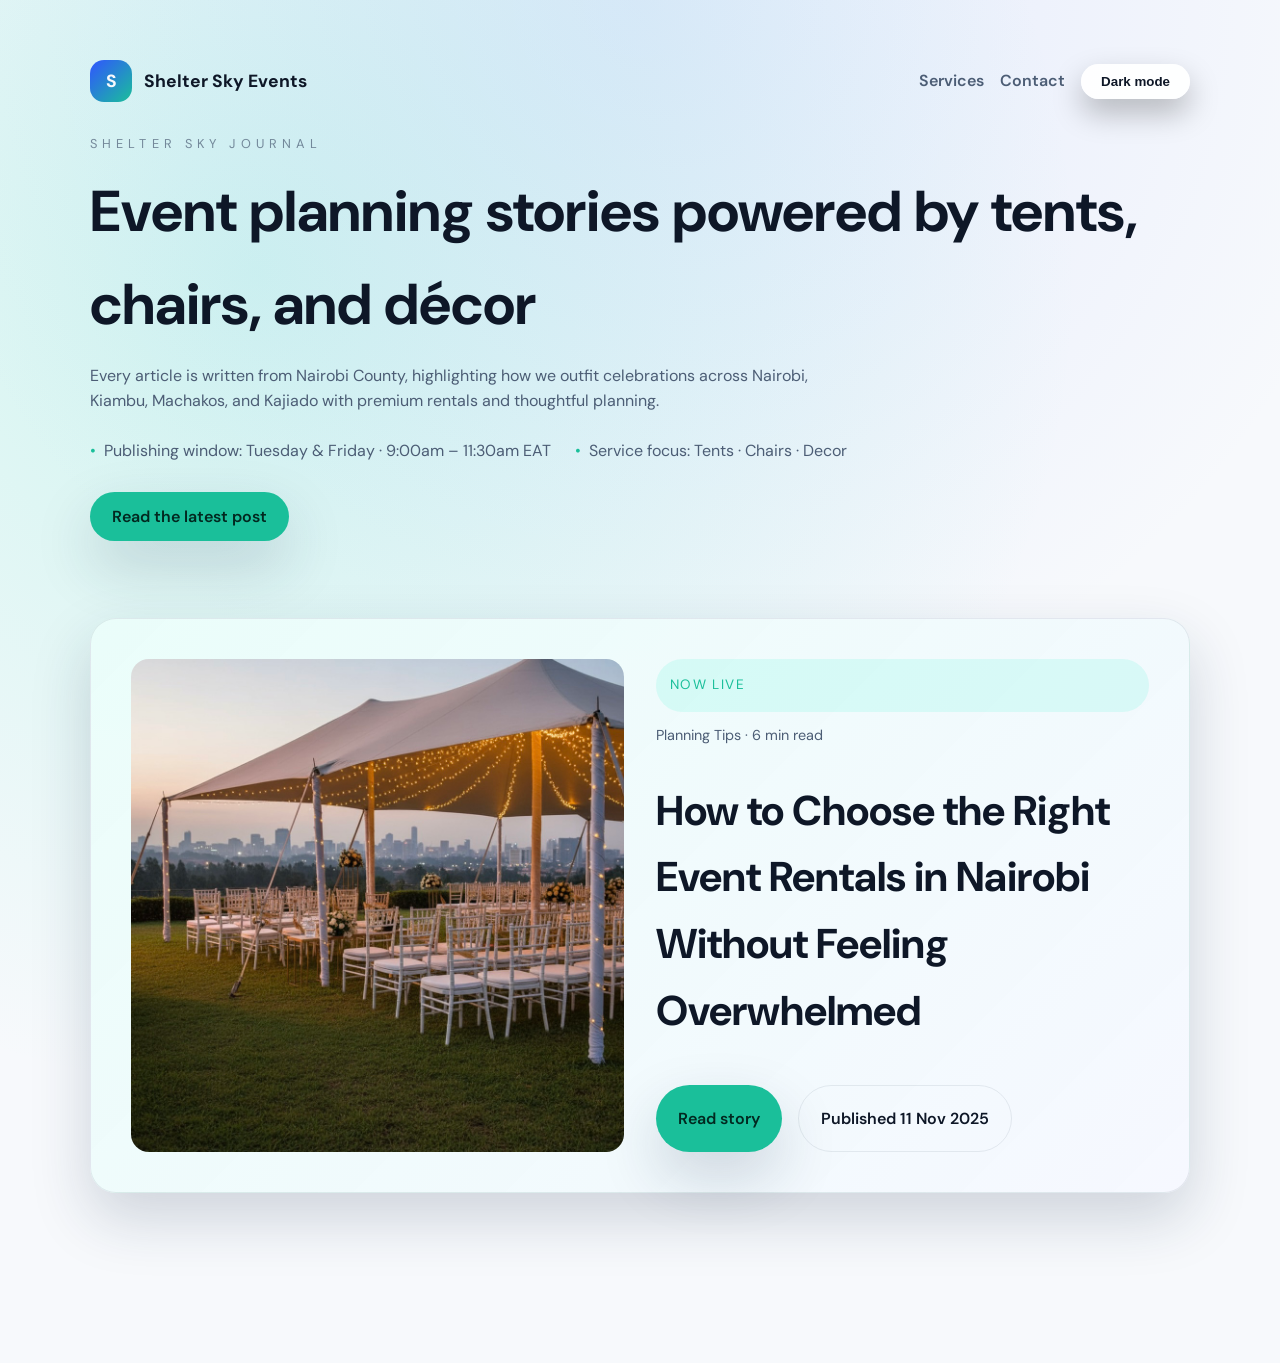
<file: Blog/index.html>
<!doctype html>
<html lang="en">
  <head>
    <meta charset="utf-8" />
    <meta name="viewport" content="width=device-width, initial-scale=1" />
    <title>Shelter Sky Events Blog | Nairobi Event Inspiration</title>
    <meta
      name="description"
      content="Explore Shelter Sky Events journal stories for Nairobi weddings, corporate functions, and private celebrations covering tents, chairs, and décor."
    />
    <link rel="icon" type="image/png" sizes="32x32" href="../Assets/gallery/shelterskyevents_icon.jpg" />
    <link rel="apple-touch-icon" href="../Assets/gallery/shelterskyevents_icon.jpg" />
    <link rel="shortcut icon" href="../Assets/gallery/shelterskyevents_icon.jpg" />
    <link rel="canonical" href="https://shelterskyevents.com/Blog/index.html" />
    <link rel="preconnect" href="https://fonts.googleapis.com" />
    <link rel="preconnect" href="https://fonts.gstatic.com" crossorigin />
    <link rel="stylesheet" href="blog-home.css" />
  </head>
  <body>
    <div class="page">
      <header class="page-header">
        <div class="wrap">
          <div class="nav-bar">
            <a class="brand" href="../index.html">
              <span>S</span>
              Shelter Sky Events
            </a>
            <div class="nav-links">
              <a href="../index.html#services">Services</a>
              <a href="../index.html#contact">Contact</a>
              <button class="theme-switch" id="themeSwitch" type="button">Light mode</button>
            </div>
          </div>
          <p class="eyebrow">Shelter Sky journal</p>
          <h1>Event planning stories powered by tents, chairs, and décor</h1>
          <p>
            Every article is written from Nairobi County, highlighting how we outfit celebrations across Nairobi, Kiambu, Machakos,
            and Kajiado with premium rentals and thoughtful planning.
          </p>
          <div class="header-meta">
            <span>Publishing window: Tuesday &amp; Friday · 9:00am – 11:30am EAT</span>
            <span>Service focus: Tents · Chairs · Decor</span>
          </div>
          <a class="cta" id="latest-link" href="blog-event-rentals-nairobi.html">
            Read the latest post
          </a>
        </div>
      </header>
      <main class="page-main">
        <div class="wrap" id="blog-app">
          <section aria-live="polite" id="feature-section">
            <article class="feature-card" id="feature-card" hidden>
              <div class="feature-media">
                <img id="feature-image" src="" alt="" loading="lazy" />
              </div>
              <div class="feature-body">
                <span class="status-pill" id="feature-status">Now live</span>
                <p class="post-meta" id="feature-meta"></p>
                <h2 id="feature-title"></h2>
                <div class="feature-actions">
                  <a class="btn btn-primary" id="feature-read" href="#">Read story</a>
                  <span class="btn btn-ghost feature-date" id="feature-date"></span>
                </div>
              </div>
            </article>
          </section>
          <section class="grid-section" aria-label="Published blog posts">
            <div class="grid-list" id="blog-grid" role="list"></div>
            <p class="empty-state" id="blog-empty" hidden>More Nairobi insights are on the way — please check back soon.</p>
          </section>
        </div>
      </main>
    </div>

    <template id="blog-card-template">
      <article class="post-card" role="listitem">
        <figure>
          <img src="" alt="" loading="lazy" />
        </figure>
        <div class="post-meta"></div>
        <h4></h4>
        <p></p>
        <a class="btn btn-ghost">Read post</a>
      </article>
    </template>

    <script>
      const BLOG_DATA_URL = "posts.json";
      const featureCard = document.getElementById("feature-card");
      const featureImage = document.getElementById("feature-image");
      const featureTitle = document.getElementById("feature-title");
      const featureMeta = document.getElementById("feature-meta");
      const featureRead = document.getElementById("feature-read");
      const featureDate = document.getElementById("feature-date");
      const featureStatus = document.getElementById("feature-status");
      const latestLink = document.getElementById("latest-link");
      const blogGrid = document.getElementById("blog-grid");
      const blogEmpty = document.getElementById("blog-empty");
      const blogCardTemplate = document.getElementById("blog-card-template");

      const formatDate = (value) => {
        try {
          return new Intl.DateTimeFormat("en-GB", {
            day: "2-digit",
            month: "short",
            year: "numeric",
            timeZone: "Africa/Nairobi",
          }).format(new Date(value));
        } catch (error) {
          return value;
        }
      };

      const resolveUrl = (path) => {
        if (!path) return "";
        if (/^https?:/i.test(path)) return path;
        if (path.startsWith("/")) {
          return `${window.location.origin ?? ""}${path}`;
        }
        return new URL(path, window.location.href).toString();
      };

      const renderCards = (posts) => {
        blogGrid.innerHTML = "";
        posts.forEach((post) => {
          const node = blogCardTemplate.content.cloneNode(true);
          const article = node.querySelector(".post-card");
          const figureImg = node.querySelector("img");
          const meta = node.querySelector(".post-meta");
          const title = node.querySelector("h4");
          const excerpt = node.querySelector("p");
          const cta = node.querySelector("a");

          figureImg.src = resolveUrl(post.image);
          figureImg.alt = post.alt || post.title;
          meta.textContent = `${post.category} · ${post.readTime}`;
          title.textContent = post.title;
          excerpt.textContent = post.excerpt;
          cta.href = resolveUrl(post.url);
          cta.setAttribute("aria-label", `Read ${post.title}`);

          blogGrid.appendChild(node);
        });
      };

      const renderFeature = (post) => {
        if (!post) {
          featureCard.hidden = true;
          return;
        }
        featureCard.hidden = false;
        featureImage.src = resolveUrl(post.image);
        featureImage.alt = post.alt || post.title;
        featureTitle.textContent = post.title;
        featureMeta.textContent = `${post.category} · ${post.readTime}`;
        featureRead.href = resolveUrl(post.url);
        featureDate.textContent = `Published ${formatDate(post.publishDate)}`;
        featureStatus.textContent = post.published ? "Now live" : "Scheduled";
        if (latestLink) {
          latestLink.href = resolveUrl(post.url);
        }
      };

      const init = async () => {
        try {
          const response = await fetch(BLOG_DATA_URL, { cache: "no-store" });
          if (!response.ok) {
            throw new Error(`Blog response ${response.status}`);
          }
          const posts = await response.json();
          const validPosts = Array.isArray(posts)
            ? posts
                .filter((post) => Boolean(post && post.title && post.url))
                .map((post) => ({
                  ...post,
                  publishDate: post.publishDate ?? new Date().toISOString(),
                  url: resolveUrl(post.url),
                }))
            : [];
          const publishedPosts = validPosts
            .filter((post) => post.published)
            .sort((a, b) => new Date(b.publishDate) - new Date(a.publishDate));

          if (!publishedPosts.length) {
            blogEmpty.hidden = false;
            featureCard.hidden = true;
            return;
          }

          const [latest, ...archived] = publishedPosts;
          renderFeature(latest);
          renderCards(archived);
          blogEmpty.hidden = true;
        } catch (error) {
          console.error("Unable to load blog posts", error);
          blogEmpty.hidden = false;
          blogEmpty.textContent = "We could not load the blog feed. Please refresh and try again.";
          featureCard.hidden = true;
        }
      };

      init();
    </script>
    <script src="blog-theme.js"></script>
  </body>
</html>
</file>
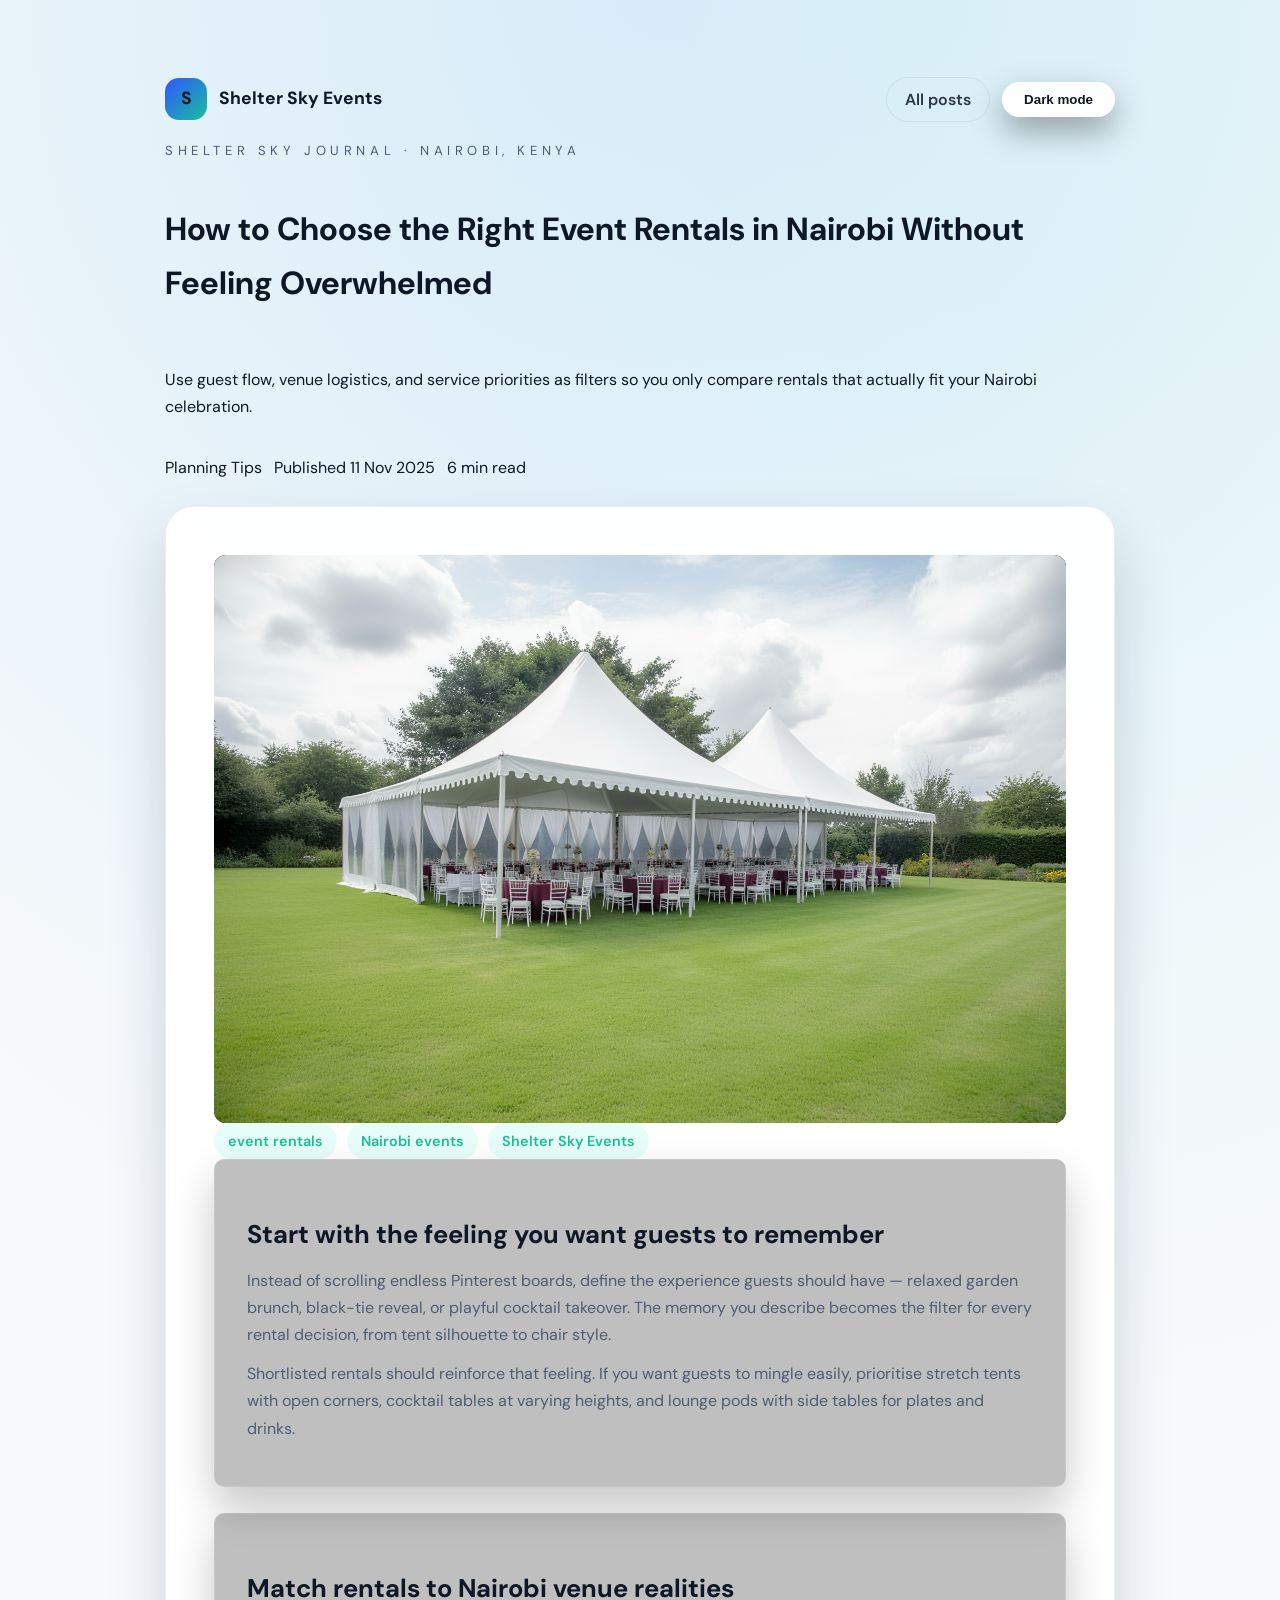
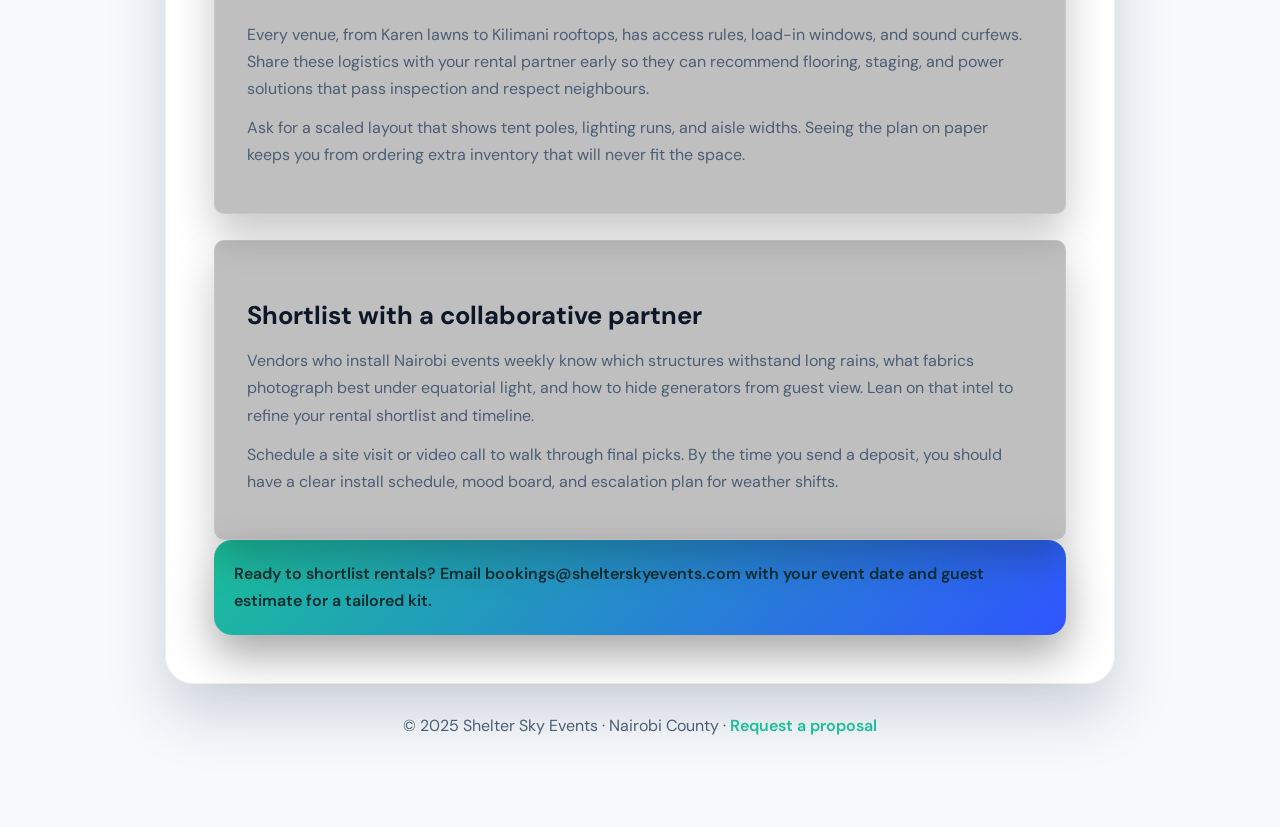
<file: Blog/blog-choose-right-event-rentals-nairobi.html>
<!doctype html>
<html lang="en">
  <head>
    <meta charset="utf-8" />
    <meta name="viewport" content="width=device-width, initial-scale=1" />
    <title>How to Choose the Right Event Rentals in Nairobi Without Feeling Overwhelmed | Shelter Sky Events Blog</title>
    <meta name="description" content="Use guest flow, venue logistics, and service priorities as filters so you only compare rentals that actually fit your Nairobi celebration." />
    <meta name="keywords" content="event rentals, Nairobi events, Shelter Sky Events" />
    <link rel="icon" type="image/png" sizes="32x32" href="../Assets/gallery/shelterskyevents_icon.jpg" />
    <link rel="apple-touch-icon" href="../Assets/gallery/shelterskyevents_icon.jpg" />
    <link rel="shortcut icon" href="../Assets/gallery/shelterskyevents_icon.jpg" />
    <link rel="stylesheet" href="blog.css" />
  </head>
  <body>
    <div class="article-page">
      <header class="article-header">
        <div class="article-nav">
          <a class="brand" href="../index.html"><span>S</span> Shelter Sky Events</a>
          <div class="article-actions">
            <a class="ghost-link" href="index.html">All posts</a>
            <button class="theme-switch" id="themeSwitch" type="button">Light mode</button>
          </div>
        </div>
        <p class="eyebrow">Shelter Sky journal · Nairobi, Kenya</p>
        <h1>How to Choose the Right Event Rentals in Nairobi Without Feeling Overwhelmed</h1>
        <p class="lede">Use guest flow, venue logistics, and service priorities as filters so you only compare rentals that actually fit your Nairobi celebration.</p>
        <div class="article-meta">
          <span>Planning Tips</span>
          <span>Published 11 Nov 2025</span>
          <span>6 min read</span>
        </div>
      </header>
      <main class="article-main">
        <figure class="article-hero">
          <img src="../Assets/gallery/photos/Event1_Image1.JPG" alt="Stretch tent set up for a Nairobi wedding at sunset." loading="lazy" />
        </figure>
        <div class="tag-row">
          <span class="chip">event rentals</span>
          <span class="chip">Nairobi events</span>
          <span class="chip">Shelter Sky Events</span>
        </div>
        <div class="article-body">
          <article>
            <h2>Start with the feeling you want guests to remember</h2>
            <p>Instead of scrolling endless Pinterest boards, define the experience guests should have — relaxed garden brunch, black-tie reveal, or playful cocktail takeover. The memory you describe becomes the filter for every rental decision, from tent silhouette to chair style.</p>
            <p>Shortlisted rentals should reinforce that feeling. If you want guests to mingle easily, prioritise stretch tents with open corners, cocktail tables at varying heights, and lounge pods with side tables for plates and drinks.</p>
          </article>
          <article>
            <h2>Match rentals to Nairobi venue realities</h2>
            <p>Every venue, from Karen lawns to Kilimani rooftops, has access rules, load-in windows, and sound curfews. Share these logistics with your rental partner early so they can recommend flooring, staging, and power solutions that pass inspection and respect neighbours.</p>
            <p>Ask for a scaled layout that shows tent poles, lighting runs, and aisle widths. Seeing the plan on paper keeps you from ordering extra inventory that will never fit the space.</p>
          </article>
          <article>
            <h2>Shortlist with a collaborative partner</h2>
            <p>Vendors who install Nairobi events weekly know which structures withstand long rains, what fabrics photograph best under equatorial light, and how to hide generators from guest view. Lean on that intel to refine your rental shortlist and timeline.</p>
            <p>Schedule a site visit or video call to walk through final picks. By the time you send a deposit, you should have a clear install schedule, mood board, and escalation plan for weather shifts.</p>
          </article>
        </div>
        <div class="article-cta">Ready to shortlist rentals? Email bookings@shelterskyevents.com with your event date and guest estimate for a tailored kit.</div>
      </main>
      <footer class="article-footer">
        <p>&copy; 2025 Shelter Sky Events · Nairobi County · <a href="mailto:bookings@shelterskyevents.com">Request a proposal</a></p>
      </footer>
    </div>
    <script src="blog-theme.js"></script>
  </body>
</html>
</file>
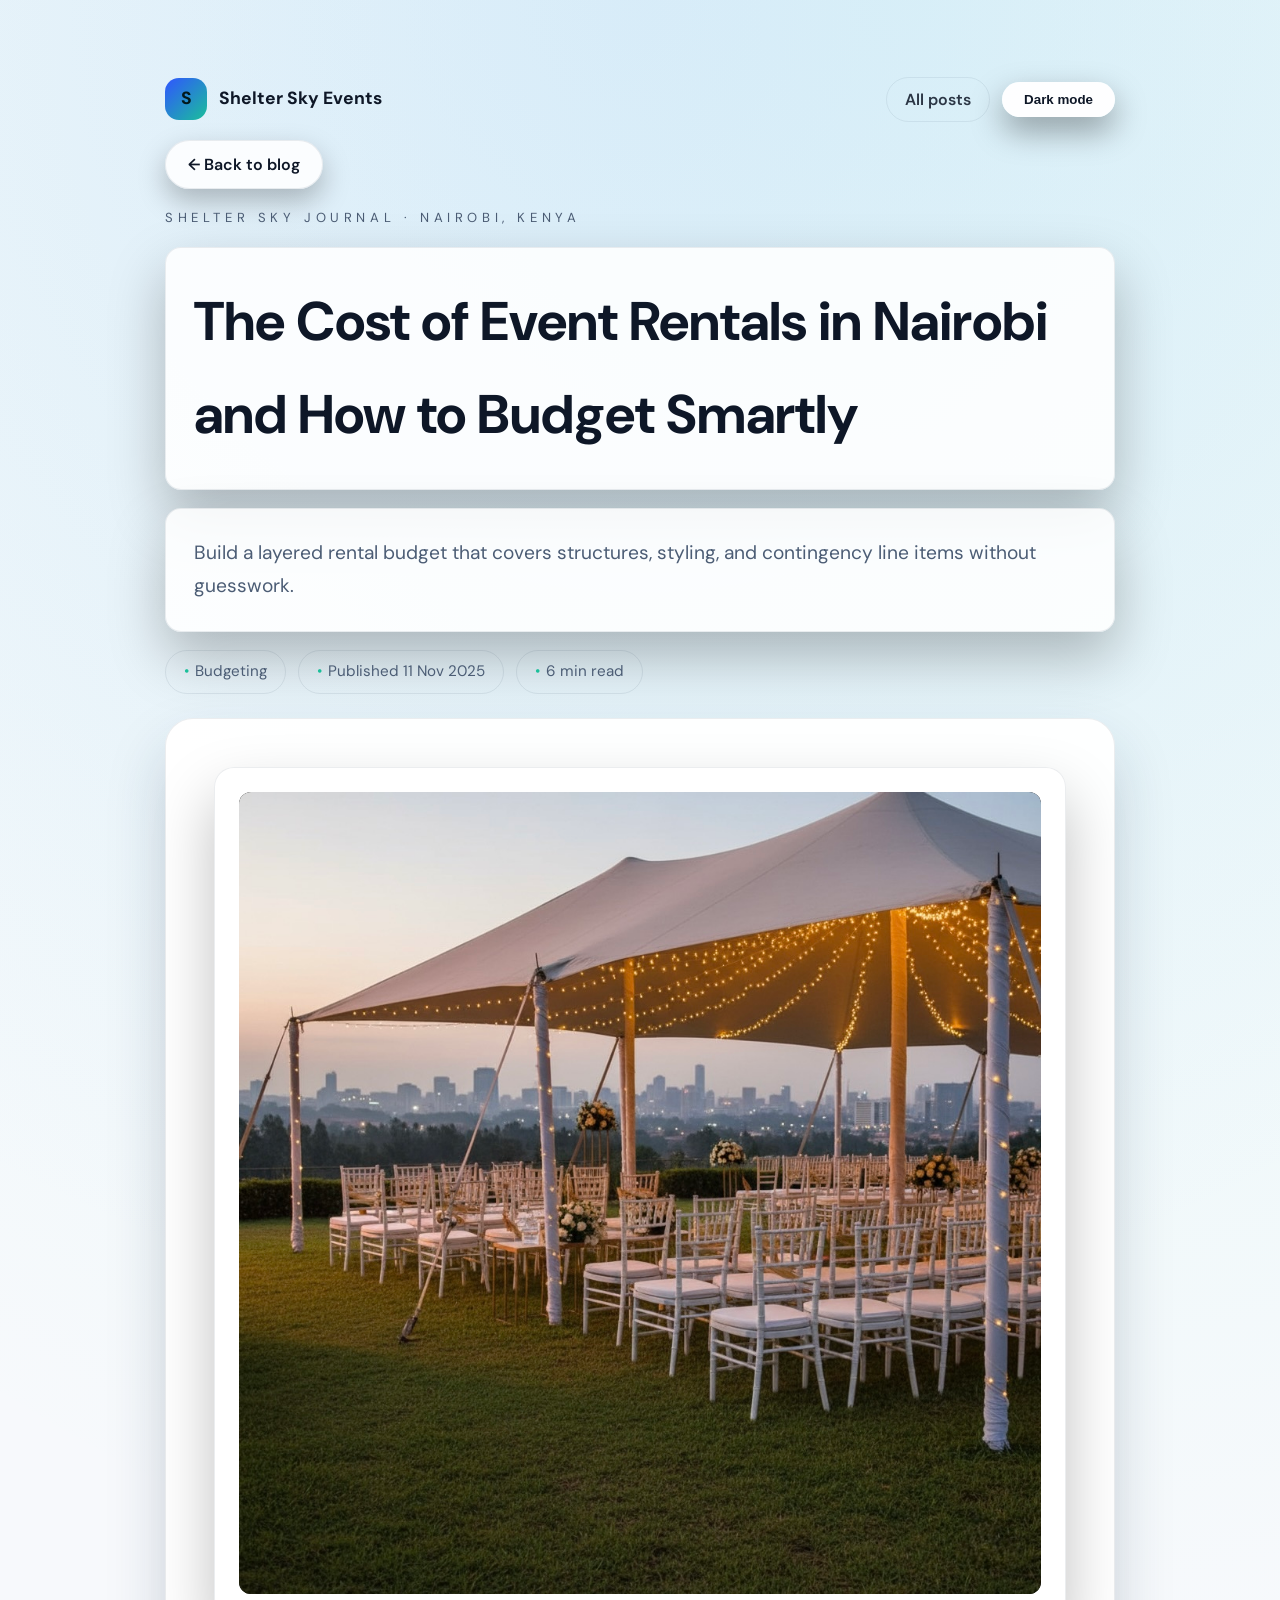
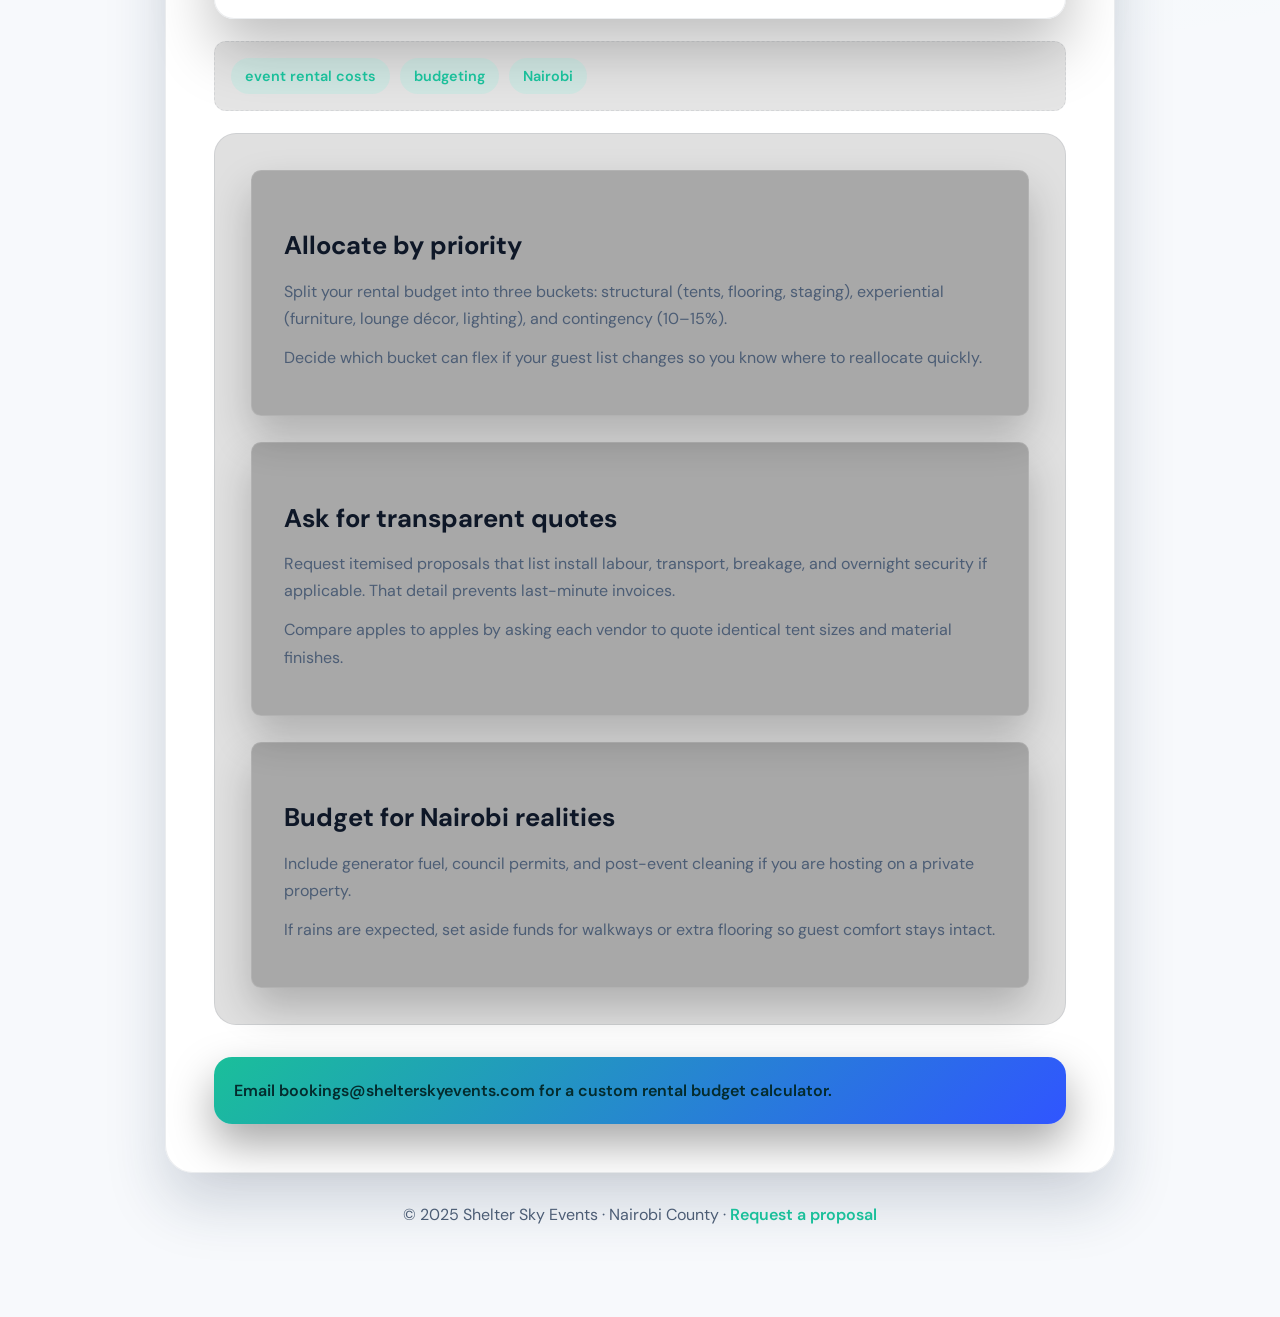
<file: Blog/blog-event-rentals-nairobi.html>
<!doctype html>
<html lang="en">
  <head>
    <meta charset="utf-8" />
    <meta name="viewport" content="width=device-width, initial-scale=1" />
    <title>The Cost of Event Rentals in Nairobi and How to Budget Smartly | Shelter Sky Events Blog</title>
    <meta name="description" content="Build a layered rental budget that covers structures, styling, and contingency line items without guesswork." />
    <meta name="keywords" content="event rental costs, budgeting, Nairobi" />
    <link rel="icon" type="image/png" sizes="32x32" href="../Assets/gallery/shelterskyevents_icon.jpg" />
    <link rel="apple-touch-icon" href="../Assets/gallery/shelterskyevents_icon.jpg" />
    <link rel="shortcut icon" href="../Assets/gallery/shelterskyevents_icon.jpg" />
    <link rel="stylesheet" href="blog.css" />
  </head>
  <body>
    <div class="article-page">
      <header class="article-header">
        <div class="article-nav">
          <a class="brand" href="../index.html"><span>S</span> Shelter Sky Events</a>
          <div class="article-actions">
            <a class="ghost-link" href="index.html">All posts</a>
            <button class="theme-switch" id="themeSwitch" type="button">Light mode</button>
          </div>
        </div>
        <div class="article-back">
          <a class="back-link" href="index.html" aria-label="Back to Shelter Sky blog">← Back to blog</a>
        </div>
        <p class="eyebrow">Shelter Sky journal · Nairobi, Kenya</p>
        <div class="title-container">
          <h1>The Cost of Event Rentals in Nairobi and How to Budget Smartly</h1>
        </div>
        <div class="lede-container">
          <p class="lede">Build a layered rental budget that covers structures, styling, and contingency line items without guesswork.</p>
        </div>
        <div class="article-meta" role="list">
          <div class="meta-chip" role="listitem">Budgeting</div>
          <div class="meta-chip" role="listitem">
            <time datetime="2025-11-11">Published 11 Nov 2025</time>
          </div>
          <div class="meta-chip" role="listitem">6 min read</div>
        </div>
      </header>
      <main class="article-main">
        <div class="article-hero-container">
          <figure class="article-hero">
            <img src="../Assets/gallery/blog-event-rentals-nairobi.jpg" alt="Shelter Sky stretch tents with lounge pods in Nairobi." loading="lazy" />
          </figure>
        </div>
        <div class="tag-row-container">
          <div class="tag-row">
            <span class="chip">event rental costs</span>
            <span class="chip">budgeting</span>
            <span class="chip">Nairobi</span>
          </div>
        </div>
        <div class="article-body-container">
          <div class="article-body">
            <article>
              <h2>Allocate by priority</h2>
              <p>Split your rental budget into three buckets: structural (tents, flooring, staging), experiential (furniture, lounge décor, lighting), and contingency (10–15%).</p>
              <p>Decide which bucket can flex if your guest list changes so you know where to reallocate quickly.</p>
            </article>
            <article>
              <h2>Ask for transparent quotes</h2>
              <p>Request itemised proposals that list install labour, transport, breakage, and overnight security if applicable. That detail prevents last-minute invoices.</p>
              <p>Compare apples to apples by asking each vendor to quote identical tent sizes and material finishes.</p>
            </article>
            <article>
              <h2>Budget for Nairobi realities</h2>
              <p>Include generator fuel, council permits, and post-event cleaning if you are hosting on a private property.</p>
              <p>If rains are expected, set aside funds for walkways or extra flooring so guest comfort stays intact.</p>
            </article>
          </div>
        </div>
        <div class="article-cta-container">
          <div class="article-cta">Email bookings@shelterskyevents.com for a custom rental budget calculator.</div>
        </div>
      </main>
      <footer class="article-footer">
        <p>&copy; 2025 Shelter Sky Events · Nairobi County · <a href="mailto:bookings@shelterskyevents.com">Request a proposal</a></p>
      </footer>
    </div>
    <script src="blog-theme.js"></script>
  </body>
</html>
</file>
<file: Blog/blog-home.css>
@import url("https://fonts.googleapis.com/css2?family=DM+Sans:wght@400;500;700&display=swap");

:root {
  color-scheme: dark light;
  --bg: #060b11;
  --bg-soft: rgba(11, 17, 25, 0.9);
  --surface: rgba(255, 255, 255, 0.04);
  --surface-strong: rgba(12, 19, 31, 0.92);
  --card: rgba(16, 25, 37, 0.85);
  --border: rgba(255, 255, 255, 0.12);
  --text: #f6f9ff;
  --muted: #a8b5c8;
  --brand: #5df2d6;
  --brand-strong: #1abf9a;
  --brand-2: #8da6ff;
  --shadow: 0 35px 70px rgba(3, 6, 12, 0.65);
  --radius: 26px;
  --transition: 220ms ease;
}

:root[data-theme="light"] {
  color-scheme: light;
  --bg: #f7f9fc;
  --bg-soft: rgba(255, 255, 255, 0.96);
  --surface: rgba(255, 255, 255, 0.82);
  --surface-strong: rgba(255, 255, 255, 0.96);
  --card: rgba(255, 255, 255, 0.96);
  --border: rgba(11, 30, 50, 0.08);
  --text: #0e1727;
  --muted: #4c5d75;
  --brand: #1abf9a;
  --brand-strong: #0f8b6c;
  --brand-2: #3055ff;
  --shadow: 0 25px 60px rgba(21, 45, 70, 0.18);
}

* {
  box-sizing: border-box;
}

body {
  margin: 0;
  font-family: "DM Sans", "Inter", system-ui, -apple-system, BlinkMacSystemFont, "Segoe UI", sans-serif;
  background: var(--bg);
  color: var(--text);
  line-height: 1.6;
}

img {
  width: 100%;
  display: block;
  height: 100%;
  object-fit: cover;
}

a {
  color: inherit;
  text-decoration: none;
}

a:focus-visible,
button:focus-visible {
  outline: 2px solid var(--brand);
  outline-offset: 3px;
}

.page {
  min-height: 100vh;
  background: radial-gradient(circle at top, rgba(141, 166, 255, 0.18), transparent 50%),
    radial-gradient(circle at 20% 20%, rgba(90, 230, 200, 0.25), transparent 55%), var(--bg);
  display: flex;
  flex-direction: column;
}

.page-header {
  padding: clamp(32px, 5vw, 60px) 0 0;
}

.wrap {
  width: min(1100px, calc(100% - 48px));
  margin: 0 auto;
}

.nav-bar {
  display: flex;
  justify-content: space-between;
  align-items: center;
  gap: 16px;
  margin-bottom: 32px;
}

.brand {
  display: flex;
  align-items: center;
  gap: 12px;
  font-weight: 700;
  font-size: 1.1rem;
}

.brand span {
  display: inline-flex;
  width: 42px;
  height: 42px;
  border-radius: 14px;
  align-items: center;
  justify-content: center;
  background: linear-gradient(135deg, var(--brand-2), var(--brand));
  color: var(--bg);
  font-weight: 700;
}

.nav-links {
  display: flex;
  gap: 16px;
  align-items: center;
}

.nav-links a {
  font-weight: 600;
  color: var(--muted);
}

.theme-switch {
  border: none;
  border-radius: 999px;
  background: var(--surface-strong);
  color: var(--text);
  padding: 10px 20px;
  font-weight: 600;
  box-shadow: 0 14px 30px rgba(0, 0, 0, 0.25);
  cursor: pointer;
  transition: transform var(--transition), box-shadow var(--transition);
}

.theme-switch:hover,
.theme-switch:focus-visible {
  transform: translateY(-2px);
  box-shadow: 0 18px 36px rgba(0, 0, 0, 0.35);
}

.page-header h1 {
  font-size: clamp(2.4rem, 5vw, 3.6rem);
  margin: 12px 0;
}

.page-header .eyebrow {
  letter-spacing: 0.4em;
  text-transform: uppercase;
  font-size: 0.8rem;
  opacity: 0.7;
}

.page-header p {
  color: var(--muted);
  max-width: 720px;
  margin: 8px 0 0;
}

.header-meta {
  margin-top: 24px;
  display: flex;
  flex-wrap: wrap;
  gap: 14px 24px;
  color: var(--muted);
}

.header-meta span {
  display: inline-flex;
  align-items: center;
  gap: 8px;
}

.header-meta span::before {
  content: "•";
  color: var(--brand);
}

.cta {
  display: inline-flex;
  align-items: center;
  gap: 10px;
  margin-top: 28px;
  border-radius: 999px;
  padding: 12px 22px;
  background: var(--brand);
  color: #022920;
  font-weight: 600;
  box-shadow: var(--shadow);
  transition: transform var(--transition);
}

.cta:hover {
  transform: translateY(-2px);
}

.page-main {
  flex: 1;
  padding: clamp(40px, 6vw, 80px) 0 clamp(48px, 10vw, 110px);
}

.feature-card {
  display: grid;
  grid-template-columns: repeat(auto-fit, minmax(280px, 1fr));
  gap: 32px;
  background: linear-gradient(135deg, rgba(93, 242, 214, 0.12), rgba(141, 166, 255, 0.08)), var(--surface-strong);
  border-radius: var(--radius);
  border: 1px solid var(--border);
  padding: clamp(24px, 4vw, 40px);
  box-shadow: var(--shadow);
}

.feature-media {
  border-radius: calc(var(--radius) - 8px);
  overflow: hidden;
  min-height: 320px;
  background: rgba(0, 0, 0, 0.2);
}

.feature-media img {
  object-fit: cover;
}

.feature-body {
  display: grid;
  gap: 12px;
}

.status-pill {
  display: inline-flex;
  align-items: center;
  gap: 6px;
  padding: 6px 14px;
  border-radius: 999px;
  background: rgba(93, 242, 214, 0.18);
  color: var(--brand);
  font-size: 0.85rem;
  letter-spacing: 0.1em;
  text-transform: uppercase;
}

.feature-body h2 {
  margin: 0;
  font-size: clamp(2rem, 4vw, 2.6rem);
}

.feature-body p {
  margin: 0;
  color: var(--muted);
}

.feature-actions {
  display: flex;
  gap: 16px;
  flex-wrap: wrap;
  margin-top: 10px;
}

.btn {
  display: inline-flex;
  align-items: center;
  justify-content: center;
  border-radius: 999px;
  padding: 10px 22px;
  font-weight: 600;
  transition: transform var(--transition), box-shadow var(--transition);
}

.btn-primary {
  background: var(--brand);
  color: #022920;
  box-shadow: var(--shadow);
}

.btn-ghost {
  border: 1px solid var(--border);
  color: var(--text);
  background: transparent;
}

.btn:hover {
  transform: translateY(-2px);
}

.grid-section {
  margin-top: clamp(32px, 5vw, 60px);
}

.grid-list {
  display: grid;
  grid-template-columns: repeat(auto-fit, minmax(260px, 1fr));
  gap: 24px;
}

.post-card {
  background: var(--card);
  border-radius: calc(var(--radius) - 6px);
  border: 1px solid var(--border);
  padding: 20px;
  display: grid;
  gap: 14px;
  box-shadow: 0 12px 30px rgba(0, 0, 0, 0.2);
  transition: transform var(--transition), box-shadow var(--transition);
}

.post-card figure {
  border-radius: 18px;
  overflow: hidden;
  margin: -4px -4px 8px;
  height: 200px;
}

.post-card:hover {
  transform: translateY(-4px);
  box-shadow: 0 18px 36px rgba(0, 0, 0, 0.35);
}

.post-meta {
  font-size: 0.9rem;
  color: var(--muted);
}

.empty-state {
  margin-top: 32px;
  text-align: center;
  color: var(--muted);
}

@media (max-width: 700px) {
  .nav-bar {
    flex-direction: column;
    align-items: flex-start;
  }
  .nav-links {
    width: 100%;
    justify-content: space-between;
  }
  .feature-card {
    grid-template-columns: 1fr;
  }
  .feature-media {
    min-height: 220px;
  }
}
</file>
<file: Blog/blog.css>
@import url("https://fonts.googleapis.com/css2?family=DM+Sans:wght@400;500;700&display=swap");

:root {
  color-scheme: dark light;
  --bg: #060b11;
  --bg-soft: rgba(9, 15, 24, 0.85);
  --surface: rgba(255, 255, 255, 0.04);
  --surface-strong: rgba(15, 25, 37, 0.92);
  --border: rgba(255, 255, 255, 0.12);
  --text: #f6f9ff;
  --muted: #a8b5c8;
  --brand: #5df2d6;
  --brand-strong: #1abf9a;
  --brand-2: #8da6ff;
  --shadow: 0 35px 70px rgba(3, 6, 12, 0.65);
  --radius: 28px;
}

:root[data-theme="light"] {
  color-scheme: light;
  --bg: #f7f9fc;
  --bg-soft: rgba(255, 255, 255, 0.96);
  --surface: rgba(255, 255, 255, 0.86);
  --surface-strong: rgba(255, 255, 255, 0.96);
  --border: rgba(11, 30, 50, 0.08);
  --text: #0e1727;
  --muted: #4c5d75;
  --brand: #1abf9a;
  --brand-strong: #0f8b6c;
  --brand-2: #3055ff;
  --shadow: 0 30px 60px rgba(21, 45, 70, 0.18);
}

* {
  box-sizing: border-box;
}

body {
  margin: 0;
  font-family: "DM Sans", "Inter", system-ui, -apple-system, BlinkMacSystemFont, "Segoe UI", sans-serif;
  background: var(--bg);
  color: var(--text);
  line-height: 1.7;
}

img {
  width: 100%;
  display: block;
  height: auto;
}

a {
  color: inherit;
  text-decoration: none;
}

a:focus-visible,
button:focus-visible {
  outline: 2px solid var(--brand);
  outline-offset: 3px;
}

.article-page {
  min-height: 100vh;
  background: radial-gradient(circle at top, rgba(141, 166, 255, 0.15), transparent 45%),
    radial-gradient(circle at 70% 0, rgba(93, 242, 214, 0.14), transparent 55%), var(--bg);
  padding-bottom: 72px;
}

.article-header {
  width: min(950px, calc(100% - 48px));
  margin: 0 auto;
  padding: clamp(32px, 6vw, 80px) 0 24px;
  display: grid;
  gap: 18px;
}

.article-back {
  display: flex;
  justify-content: flex-start;
}

.back-link {
  border-radius: 999px;
  border: 1px solid var(--border);
  padding: 10px 22px;
  background: var(--surface);
  color: var(--text);
  font-weight: 600;
  display: inline-flex;
  align-items: center;
  gap: 8px;
  box-shadow: 0 12px 28px rgba(0, 0, 0, 0.25);
  transition: transform 220ms ease, box-shadow 220ms ease;
}

.back-link:hover,
.back-link:focus-visible {
  transform: translateY(-1px);
  box-shadow: 0 18px 34px rgba(0, 0, 0, 0.35);
}

.article-nav {
  display: flex;
  justify-content: space-between;
  align-items: center;
  gap: 16px;
}

.brand {
  display: inline-flex;
  align-items: center;
  gap: 12px;
  font-weight: 700;
  font-size: 1.1rem;
}

.brand span {
  width: 42px;
  height: 42px;
  border-radius: 14px;
  display: inline-flex;
  align-items: center;
  justify-content: center;
  background: linear-gradient(135deg, var(--brand-2), var(--brand));
  color: #02181b;
}

.article-actions {
  display: flex;
  gap: 12px;
  align-items: center;
}

.ghost-link {
  border-radius: 999px;
  border: 1px solid var(--border);
  padding: 8px 18px;
  color: var(--text);
  font-weight: 600;
  opacity: 0.85;
}

.theme-switch {
  border: none;
  border-radius: 999px;
  padding: 10px 22px;
  background: var(--surface-strong);
  color: var(--text);
  font-weight: 600;
  cursor: pointer;
  box-shadow: 0 14px 32px rgba(0, 0, 0, 0.35);
  transition: transform 220ms ease, box-shadow 220ms ease;
}

.theme-switch:hover,
.theme-switch:focus-visible {
  transform: translateY(-2px);
  box-shadow: 0 20px 36px rgba(0, 0, 0, 0.45);
}

.eyebrow {
  letter-spacing: 0.35em;
  text-transform: uppercase;
  font-size: 0.82rem;
  color: var(--muted);
  margin: 0;
}

.title-container,
.lede-container {
  background: var(--surface);
  border-radius: calc(var(--radius) - 12px);
  border: 1px solid var(--border);
  padding: clamp(16px, 4vw, 28px);
  box-shadow: 0 25px 55px rgba(0, 0, 0, 0.25);
}

.title-container h1 {
  margin: 0;
  font-size: clamp(2.4rem, 5vw, 3.4rem);
}

.lede-container .lede {
  font-size: 1.2rem;
  color: var(--muted);
  margin: 0;
}

.article-meta {
  display: flex;
  flex-wrap: wrap;
  gap: 12px;
}

.meta-chip {
  border-radius: 999px;
  border: 1px solid var(--border);
  padding: 8px 18px;
  color: var(--muted);
  font-size: 0.95rem;
  display: inline-flex;
  align-items: center;
  gap: 6px;
}

.meta-chip::before {
  content: "•";
  color: var(--brand);
}

.article-main {
  width: min(950px, calc(100% - 48px));
  margin: 0 auto;
  background: var(--surface-strong);
  border-radius: var(--radius);
  border: 1px solid var(--border);
  padding: clamp(24px, 5vw, 48px);
  box-shadow: var(--shadow);
}


.article-hero-container {
  border-radius: calc(var(--radius) - 8px);
  border: 1px solid var(--border);
  padding: clamp(12px, 3vw, 24px);
  background: var(--surface);
  box-shadow: 0 30px 60px rgba(0, 0, 0, 0.25);
}

.article-hero {
  margin: 0;
  border-radius: calc(var(--radius) - 16px);
  overflow: hidden;
  background: rgba(0, 0, 0, 0.2);
}

.article-hero img {
  width: 100%;
  height: 100%;
  object-fit: contain;
  background: #000;
}

.tag-row-container {
  margin: 22px 0;
  border-radius: calc(var(--radius) - 16px);
  padding: 16px;
  border: 1px dashed var(--border);
  background: rgba(0, 0, 0, 0.1);
}

.tag-row {
  display: flex;
  flex-wrap: wrap;
  gap: 10px;
}

.chip {
  border-radius: 999px;
  padding: 6px 14px;
  background: rgba(93, 242, 214, 0.15);
  color: var(--brand);
  font-weight: 600;
  font-size: 0.9rem;
}

.article-body-container {
  border-radius: calc(var(--radius) - 6px);
  border: 1px solid var(--border);
  background: rgba(0, 0, 0, 0.12);
  padding: clamp(18px, 4vw, 36px);
}

.article-body {
  display: grid;
  gap: 26px;
  color: var(--text);
}

.article-body article {
  background: rgba(0, 0, 0, 0.25);
  padding: clamp(18px, 4vw, 32px);
  border-radius: calc(var(--radius) - 18px);
  border: 1px solid rgba(255, 255, 255, 0.12);
  box-shadow: 0 20px 40px rgba(0, 0, 0, 0.22);
}

.article-body article h2 {
  font-size: 1.6rem;
  margin-bottom: 10px;
}

.article-body article p {
  color: var(--muted);
  margin: 0 0 12px;
}

.article-cta-container {
  margin-top: 32px;
}

.article-cta {
  padding: 20px;
  border-radius: calc(var(--radius) - 10px);
  background: linear-gradient(135deg, var(--brand), var(--brand-2));
  color: #042b2d;
  font-weight: 600;
  box-shadow: 0 20px 44px rgba(0, 0, 0, 0.35);
}

.article-footer {
  width: min(950px, calc(100% - 48px));
  margin: 28px auto 0;
  text-align: center;
  color: var(--muted);
}

.article-footer a {
  color: var(--brand);
  font-weight: 600;
}

@media (max-width: 720px) {
  .article-nav {
    flex-direction: column;
    align-items: flex-start;
  }
  .article-actions {
    width: 100%;
    flex-wrap: wrap;
    justify-content: space-between;
  }
  .article-main,
  .article-header,
  .article-footer {
    width: calc(100% - 32px);
  }
  .article-meta {
    flex-direction: column;
  }
}
</file>
